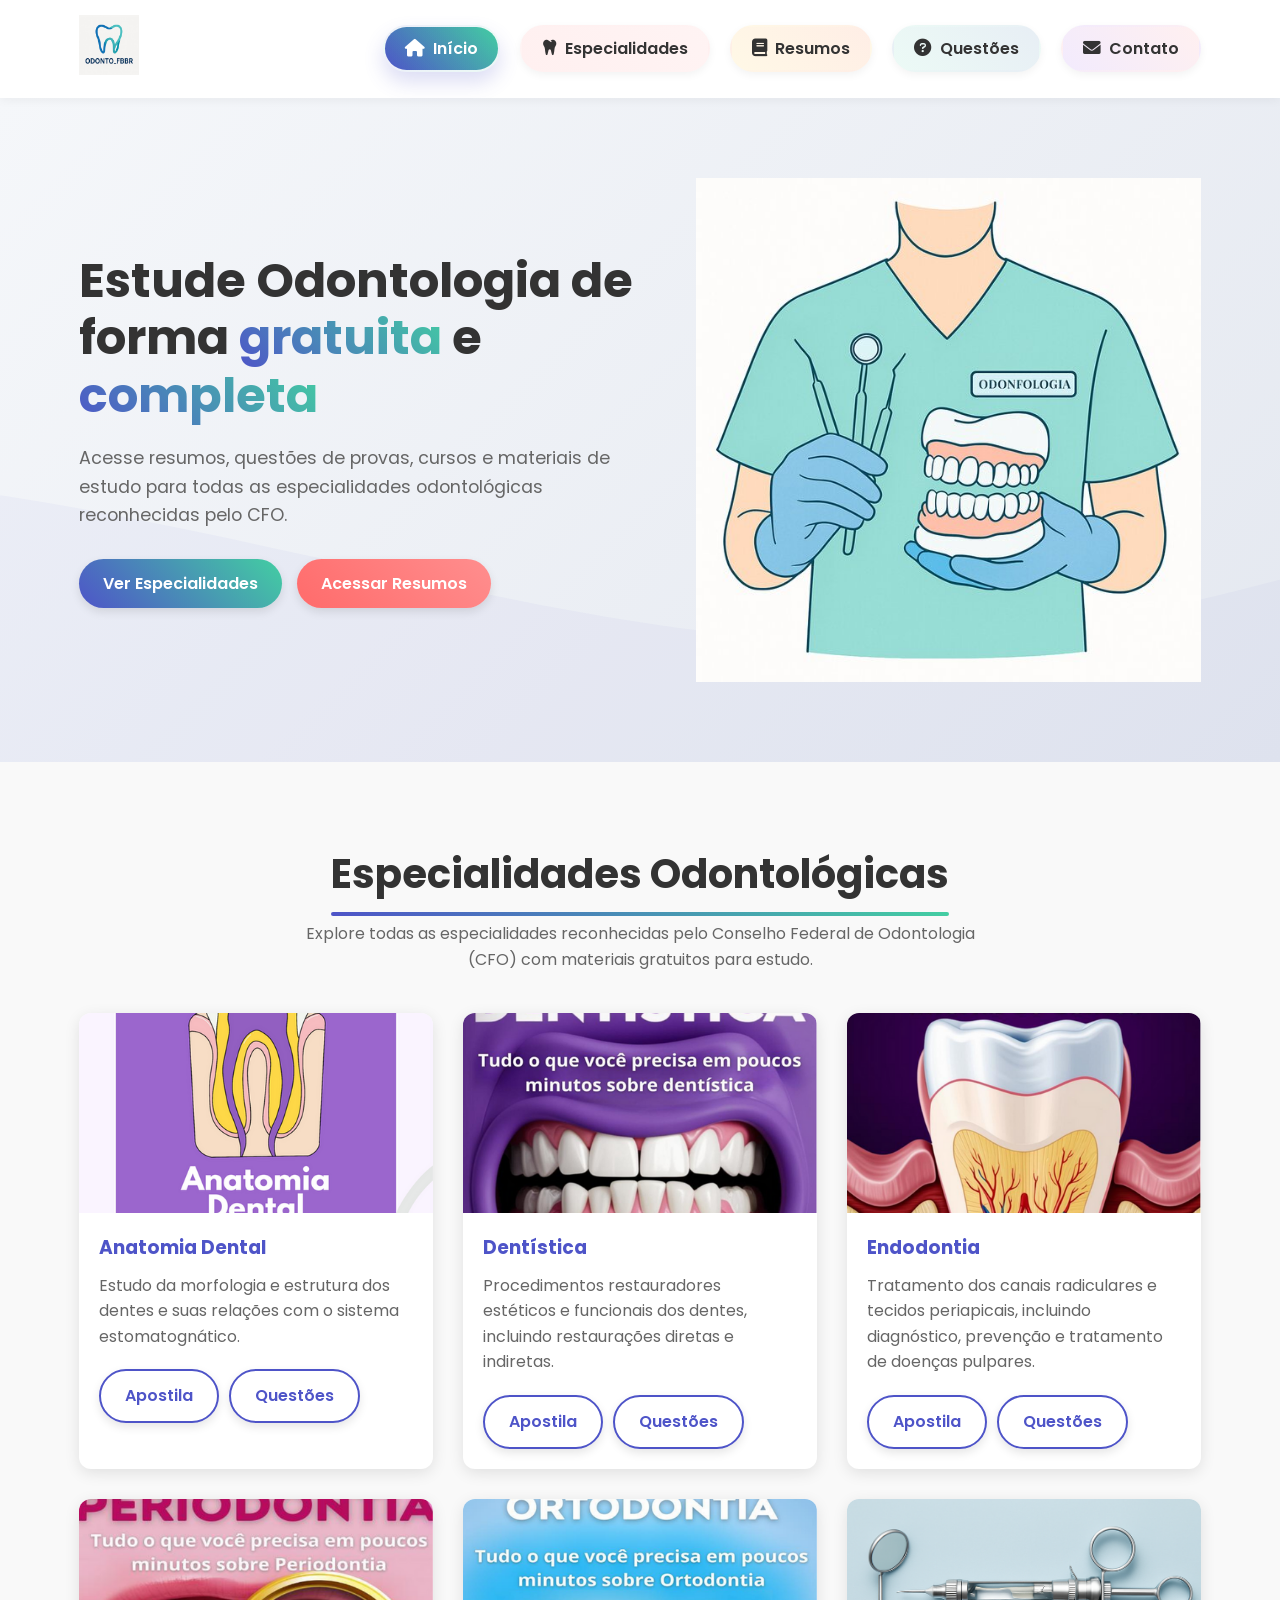
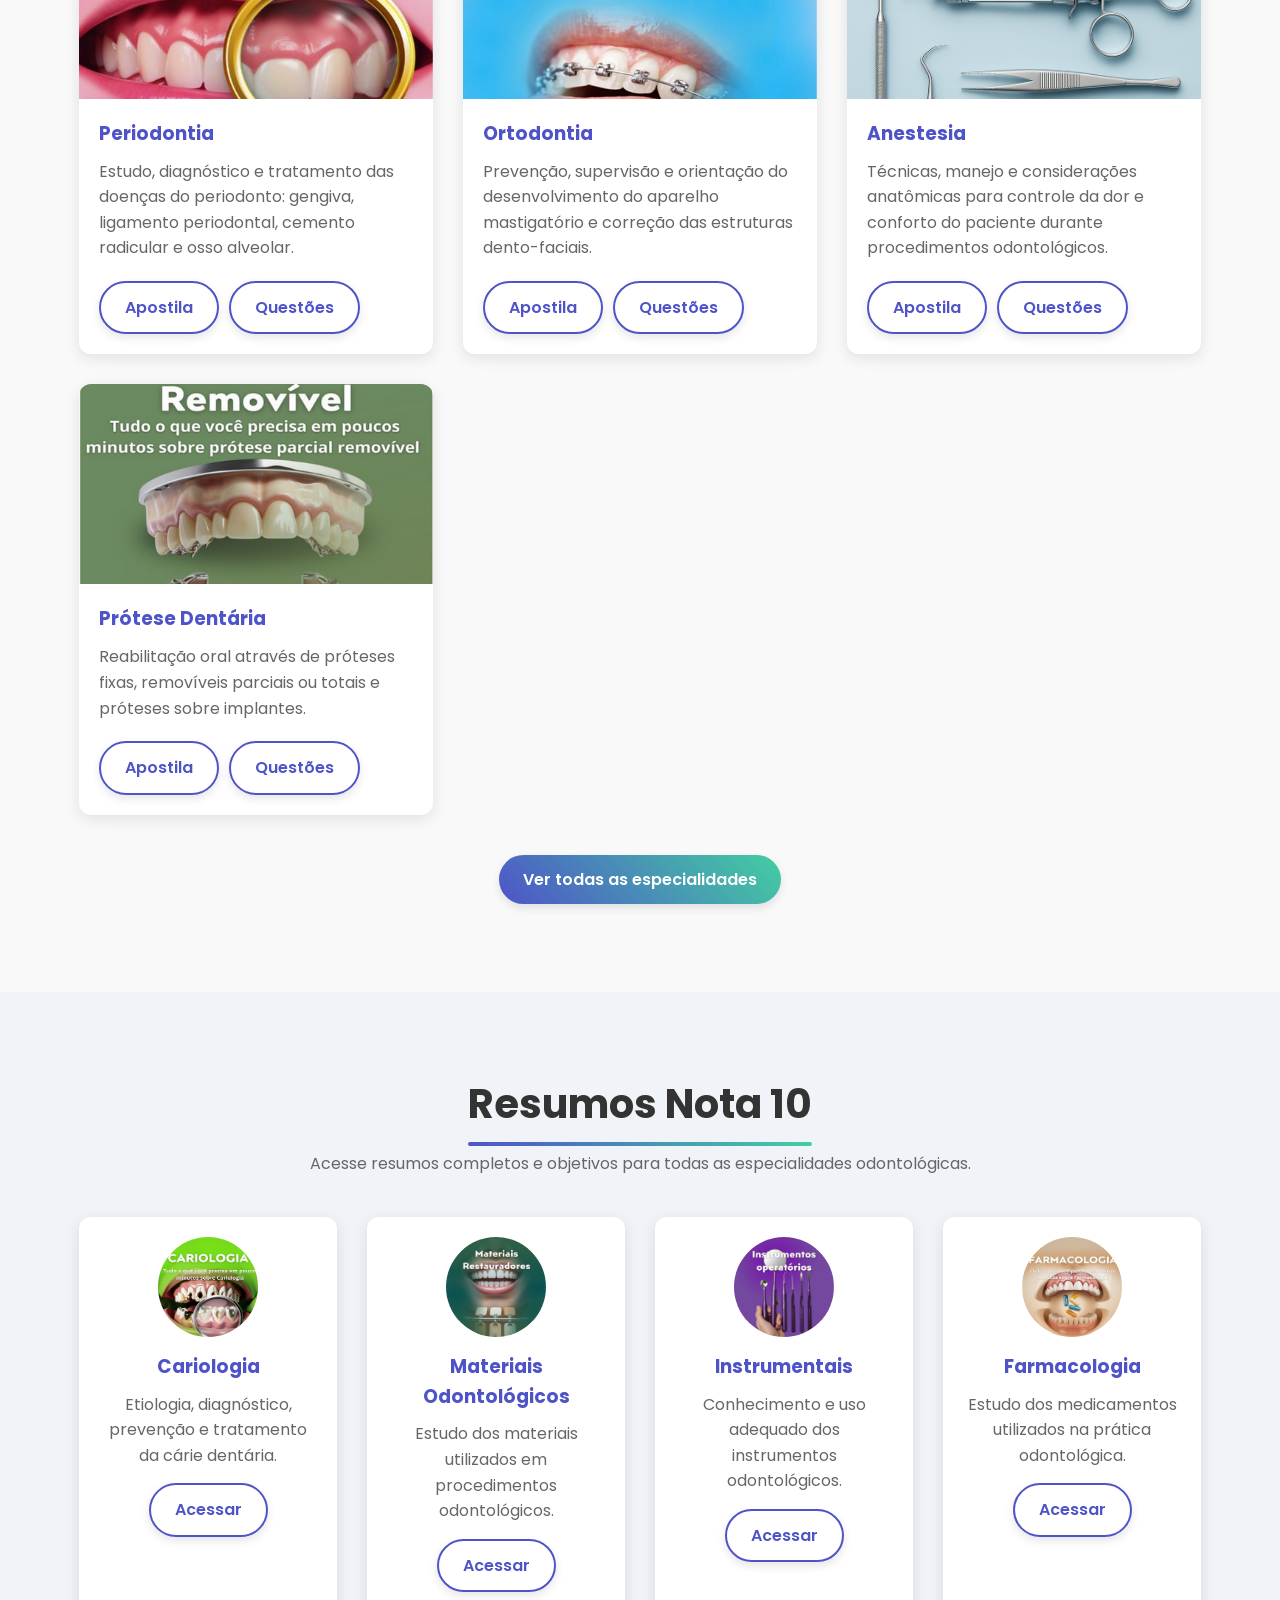
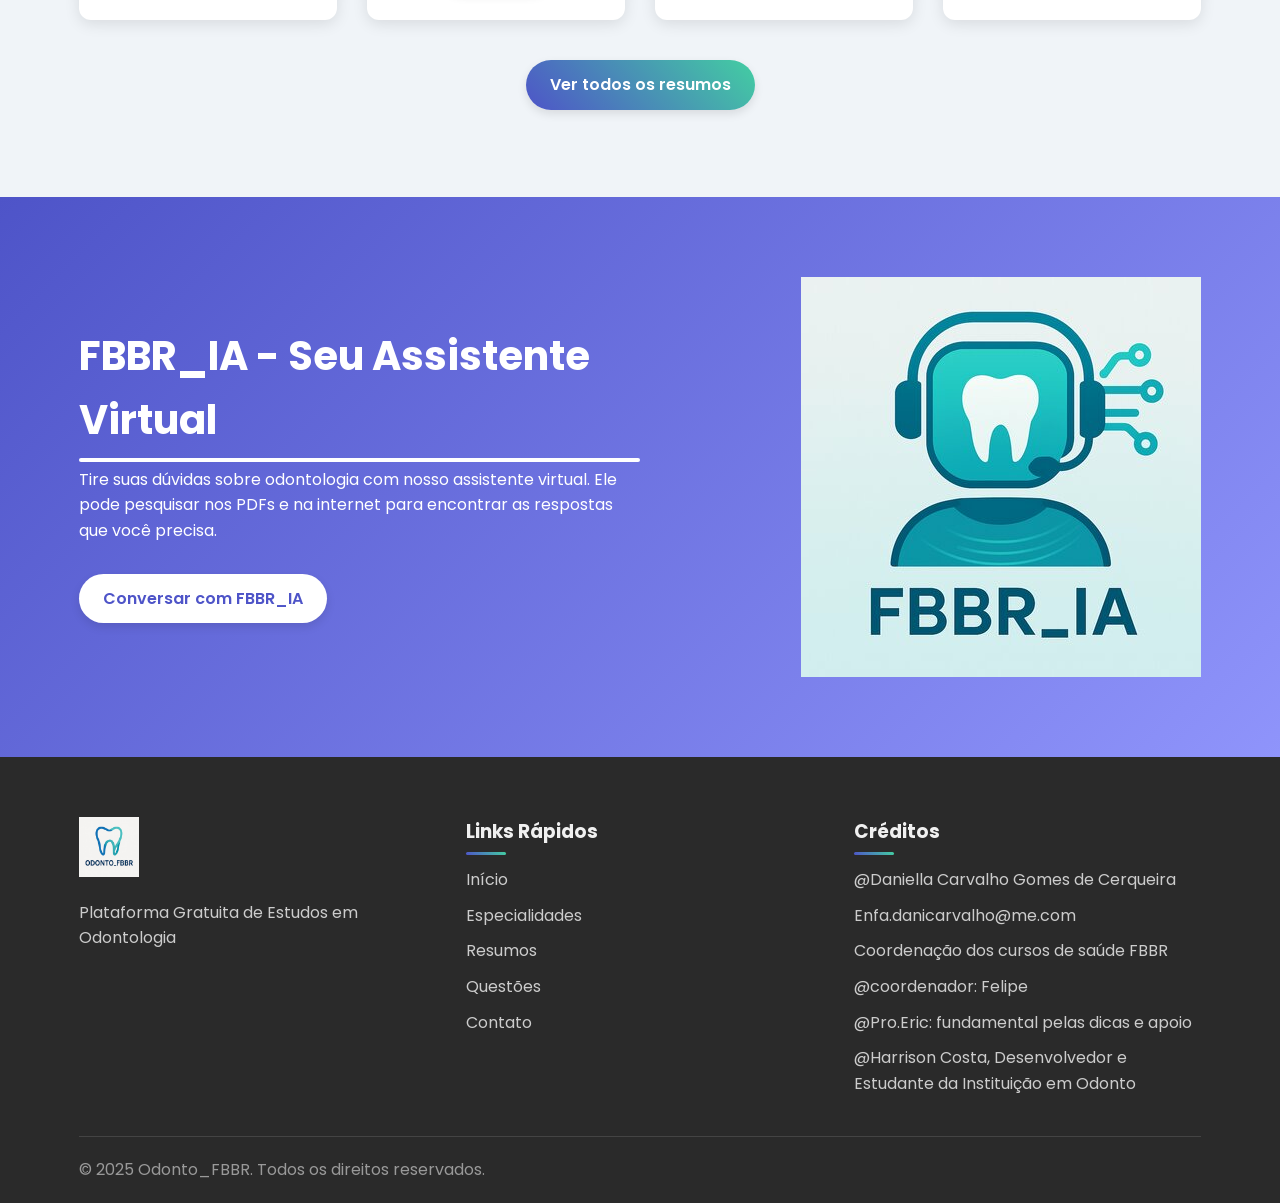
<file: index.html>
<!DOCTYPE html>
<html lang="pt-BR">
<head>
    <meta charset="UTF-8">
    <meta name="viewport" content="width=device-width, initial-scale=1.0">
    <title>Odonto_FBBR - Plataforma de Estudos em Odontologia</title>
    <link rel="stylesheet" href="css/styles.css">
    <link rel="stylesheet" href="https://cdnjs.cloudflare.com/ajax/libs/font-awesome/6.0.0-beta3/css/all.min.css">
    <link href="https://fonts.googleapis.com/css2?family=Poppins:wght@300;400;500;600;700&display=swap" rel="stylesheet">
</head>
<body>
    <header>
        <div class="container">
            <div class="logo">
                <a href="index.html">
                    <img src="images/logo_odonto_fbbr.jpg" alt="Odonto_FBBR Logo">
                </a>
            </div>
            <nav>
                <ul class="menu">
                    <li><a href="index.html" class="active"><i class="fas fa-home"></i>Início</a></li>
                    <li><a href="especialidades.html"><i class="fas fa-tooth"></i>Especialidades</a></li>
                    <li><a href="resumos.html"><i class="fas fa-book"></i>Resumos</a></li>
                    <li><a href="questoes.html"><i class="fas fa-question-circle"></i>Questões</a></li>
                    <li><a href="contato.html"><i class="fas fa-envelope"></i>Contato</a></li>
                </ul>
                <div class="mobile-menu-icon">
                    <i class="fas fa-bars"></i>
                </div>
            </nav>
        </div>
    </header>

    <section class="hero">
        <div class="container">
            <div class="hero-content">
                <h1>Estude Odontologia de forma <span>gratuita</span> e <span>completa</span></h1>
                <p>Acesse resumos, questões de provas, cursos e materiais de estudo para todas as especialidades odontológicas reconhecidas pelo CFO.</p>
                <div class="hero-buttons">
                    <a href="especialidades.html" class="btn btn-primary">Ver Especialidades</a>
                    <a href="resumos.html" class="btn btn-secondary">Acessar Resumos</a>
                </div>
            </div>
            <div class="hero-image">
                <img src="images/hero-image.jpg" alt="Estudante de Odontologia">
            </div>
        </div>
    </section>

    <section class="especialidades">
        <div class="container">
            <h2>Especialidades Odontológicas</h2>
            <p class="section-description">Explore todas as especialidades reconhecidas pelo Conselho Federal de Odontologia (CFO) com materiais gratuitos para estudo.</p>
            
            <div class="cards-grid">
                <!-- Anatomia Dental -->
                <div class="card">
                    <div class="card-image">
                        <img src="images/covers/ANATOMIADENTAL-Introdução-1.png" alt="Anatomia Dental">
                    </div>
                    <div class="card-content">
                        <h3>Anatomia Dental</h3>
                        <p>Estudo da morfologia e estrutura dos dentes e suas relações com o sistema estomatognático.</p>
                        <div class="card-buttons">
                            <a href="visualizador.html?pdf=ANATOMIADENTAL-ResumoCompleto.pdf&title=Anatomia Dental - Resumo Completo" class="btn btn-outline">Apostila</a>
                            <a href="questoes.html#anatomia" class="btn btn-outline">Questões</a>
                        </div>
                    </div>
                </div>
                
                <!-- Dentística -->
                <div class="card">
                    <div class="card-image">
                        <img src="images/covers/Dentisticacompleto-01.png" alt="Dentística">
                    </div>
                    <div class="card-content">
                        <h3>Dentística</h3>
                        <p>Procedimentos restauradores estéticos e funcionais dos dentes, incluindo restaurações diretas e indiretas.</p>
                        <div class="card-buttons">
                            <a href="visualizador.html?pdf=Dentisticacompleto.pdf&title=Dentística Completo" class="btn btn-outline">Apostila</a>
                            <a href="questoes.html#dentistica" class="btn btn-outline">Questões</a>
                        </div>
                    </div>
                </div>
                
                <!-- Endodontia -->
                <div class="card">
                    <div class="card-image">
                        <img src="images/covers/Endodontia-Introduçãoeanatomiainternadosdentes-1.png" alt="Endodontia">
                    </div>
                    <div class="card-content">
                        <h3>Endodontia</h3>
                        <p>Tratamento dos canais radiculares e tecidos periapicais, incluindo diagnóstico, prevenção e tratamento de doenças pulpares.</p>
                        <div class="card-buttons">
                            <a href="visualizador.html?pdf=Endodontia-Introduçãoeanatomiainternadosdentes.pdf&title=Endodontia - Introdução e Anatomia Interna dos Dentes" class="btn btn-outline">Apostila</a>
                            <a href="questoes.html#endodontia" class="btn btn-outline">Questões</a>
                        </div>
                    </div>
                </div>
                
                <!-- Periodontia -->
                <div class="card">
                    <div class="card-image">
                        <img src="images/covers/Periodontia-CompletoNovaClassificação-01.png" alt="Periodontia">
                    </div>
                    <div class="card-content">
                        <h3>Periodontia</h3>
                        <p>Estudo, diagnóstico e tratamento das doenças do periodonto: gengiva, ligamento periodontal, cemento radicular e osso alveolar.</p>
                        <div class="card-buttons">
                            <a href="visualizador.html?pdf=Periodontia-CompletoNovaClassificação.pdf&title=Periodontia - Completo Nova Classificação" class="btn btn-outline">Apostila</a>
                            <a href="questoes.html#periodontia" class="btn btn-outline">Questões</a>
                        </div>
                    </div>
                </div>
                
                <!-- Ortodontia -->
                <div class="card">
                    <div class="card-image">
                        <img src="images/covers/ORTODONTIA-01.png" alt="Ortodontia">
                    </div>
                    <div class="card-content">
                        <h3>Ortodontia</h3>
                        <p>Prevenção, supervisão e orientação do desenvolvimento do aparelho mastigatório e correção das estruturas dento-faciais.</p>
                        <div class="card-buttons">
                            <a href="visualizador.html?pdf=ORTODONTIA.pdf&title=Ortodontia" class="btn btn-outline">Apostila</a>
                            <a href="questoes.html#ortodontia" class="btn btn-outline">Questões</a>
                        </div>
                    </div>
                </div>
                
                <!-- Anestesia -->
                <div class="card">
                    <div class="card-image">
                        <img src="images/covers/anestesia-01.png" alt="Anestesia">
                    </div>
                    <div class="card-content">
                        <h3>Anestesia</h3>
                        <p>Técnicas, manejo e considerações anatômicas para controle da dor e conforto do paciente durante procedimentos odontológicos.</p>
                        <div class="card-buttons">
                            <a href="visualizador.html?pdf=anestesia1.pdf&title=Anestesia - Fundamentos" class="btn btn-outline">Apostila</a>
                            <a href="questoes.html#anestesia" class="btn btn-outline">Questões</a>
                        </div>
                    </div>
                </div>
                
                <!-- Prótese Dentária -->
                <div class="card">
                    <div class="card-image">
                        <img src="images/covers/PÓTESEPARCIALREMOVIVEL-01.png" alt="Prótese Dentária">
                    </div>
                    <div class="card-content">
                        <h3>Prótese Dentária</h3>
                        <p>Reabilitação oral através de próteses fixas, removíveis parciais ou totais e próteses sobre implantes.</p>
                        <div class="card-buttons">
                            <a href="visualizador.html?pdf=PÓTESEPARCIALREMOVIVEL.pdf&title=Prótese Parcial Removível" class="btn btn-outline">Apostila</a>
                            <a href="questoes.html#protese" class="btn btn-outline">Questões</a>
                        </div>
                    </div>
                </div>
            </div>
            
            <div class="section-footer">
                <a href="especialidades.html" class="btn btn-primary">Ver todas as especialidades</a>
            </div>
        </div>
    </section>

    <section class="resumos">
        <div class="container">
            <h2>Resumos Nota 10</h2>
            <p class="section-description">Acesse resumos completos e objetivos para todas as especialidades odontológicas.</p>
            
            <div class="resumos-grid">
                <!-- Cariologia -->
                <div class="resumo-card">
                    <div class="resumo-icon">
                        <img src="images/covers/cariologia-01.png" alt="Cariologia">
                    </div>
                    <div class="resumo-content">
                        <h3>Cariologia</h3>
                        <p>Etiologia, diagnóstico, prevenção e tratamento da cárie dentária.</p>
                        <a href="visualizador.html?pdf=cariologia.pdf&title=Cariologia" class="btn btn-outline">Acessar</a>
                    </div>
                </div>
                
                <!-- Materiais Odontológicos -->
                <div class="resumo-card">
                    <div class="resumo-icon">
                        <img src="images/covers/MATERIAISODONTOLOGICOS-MATERIAISRESTAURADORES-1.png" alt="Materiais Odontológicos">
                    </div>
                    <div class="resumo-content">
                        <h3>Materiais Odontológicos</h3>
                        <p>Estudo dos materiais utilizados em procedimentos odontológicos.</p>
                        <a href="visualizador.html?pdf=MATERIAISODONTOLOGICOS-MATERIAISRESTAURADORES.pdf&title=Materiais Odontológicos - Materiais Restauradores" class="btn btn-outline">Acessar</a>
                    </div>
                </div>
                
                <!-- Instrumentais -->
                <div class="resumo-card">
                    <div class="resumo-icon">
                        <img src="images/covers/instrumentais-1.png" alt="Instrumentais">
                    </div>
                    <div class="resumo-content">
                        <h3>Instrumentais</h3>
                        <p>Conhecimento e uso adequado dos instrumentos odontológicos.</p>
                        <a href="visualizador.html?pdf=instrumentais.pdf&title=Instrumentais" class="btn btn-outline">Acessar</a>
                    </div>
                </div>
                
                <!-- Farmacologia -->
                <div class="resumo-card">
                    <div class="resumo-icon">
                        <img src="images/covers/farmaco-01.png" alt="Farmacologia">
                    </div>
                    <div class="resumo-content">
                        <h3>Farmacologia</h3>
                        <p>Estudo dos medicamentos utilizados na prática odontológica.</p>
                        <a href="visualizador.html?pdf=farmaco.pdf&title=Farmacologia" class="btn btn-outline">Acessar</a>
                    </div>
                </div>
            </div>
            
            <div class="section-footer">
                <a href="resumos.html" class="btn btn-primary">Ver todos os resumos</a>
            </div>
        </div>
    </section>

    <section class="assistente">
        <div class="container">
            <div class="assistente-content">
                <h2>FBBR_IA - Seu Assistente Virtual</h2>
                <p>Tire suas dúvidas sobre odontologia com nosso assistente virtual. Ele pode pesquisar nos PDFs e na internet para encontrar as respostas que você precisa.</p>
                <a href="assistente.html" class="btn btn-primary">Conversar com FBBR_IA</a>
            </div>
            <div class="assistente-image">
                <img src="images/assistente-virtual.jpg" alt="Assistente Virtual FBBR_IA">
            </div>
        </div>
    </section>

    <footer>
        <div class="container">
            <div class="footer-content">
                <div class="footer-logo">
                    <img src="images/logo_odonto_fbbr.jpg" alt="Odonto_FBBR Logo">
                    <p>Plataforma Gratuita de Estudos em Odontologia</p>
                </div>
                
                <div class="footer-links">
                    <h3>Links Rápidos</h3>
                    <ul>
                        <li><a href="index.html">Início</a></li>
                        <li><a href="especialidades.html">Especialidades</a></li>
                        <li><a href="resumos.html">Resumos</a></li>
                        <li><a href="questoes.html">Questões</a></li>
                        <li><a href="contato.html">Contato</a></li>
                    </ul>
                </div>
                
                <div class="footer-credits">
                    <h3>Créditos</h3>
                    <ul>
                        <li>@Daniella Carvalho Gomes de Cerqueira</li>
                        <li>Enfa.danicarvalho@me.com</li>
                        <li>Coordenação dos cursos de saúde FBBR</li>
                        <li>@coordenador: Felipe</li>
                        <li>@Pro.Eric: fundamental pelas dicas e apoio</li>
                        <li>@Harrison Costa, Desenvolvedor e Estudante da Instituição em Odonto</li>
                    </ul>
                </div>
            </div>
            
            <div class="footer-bottom">
                <p>&copy; 2025 Odonto_FBBR. Todos os direitos reservados.</p>
                <a href="#" class="back-to-top">
                    <i class="fas fa-arrow-up"></i> Voltar ao topo
                </a>
            </div>
        </div>
    </footer>

    <script src="js/script.js"></script>
</body>
</html>
</file>
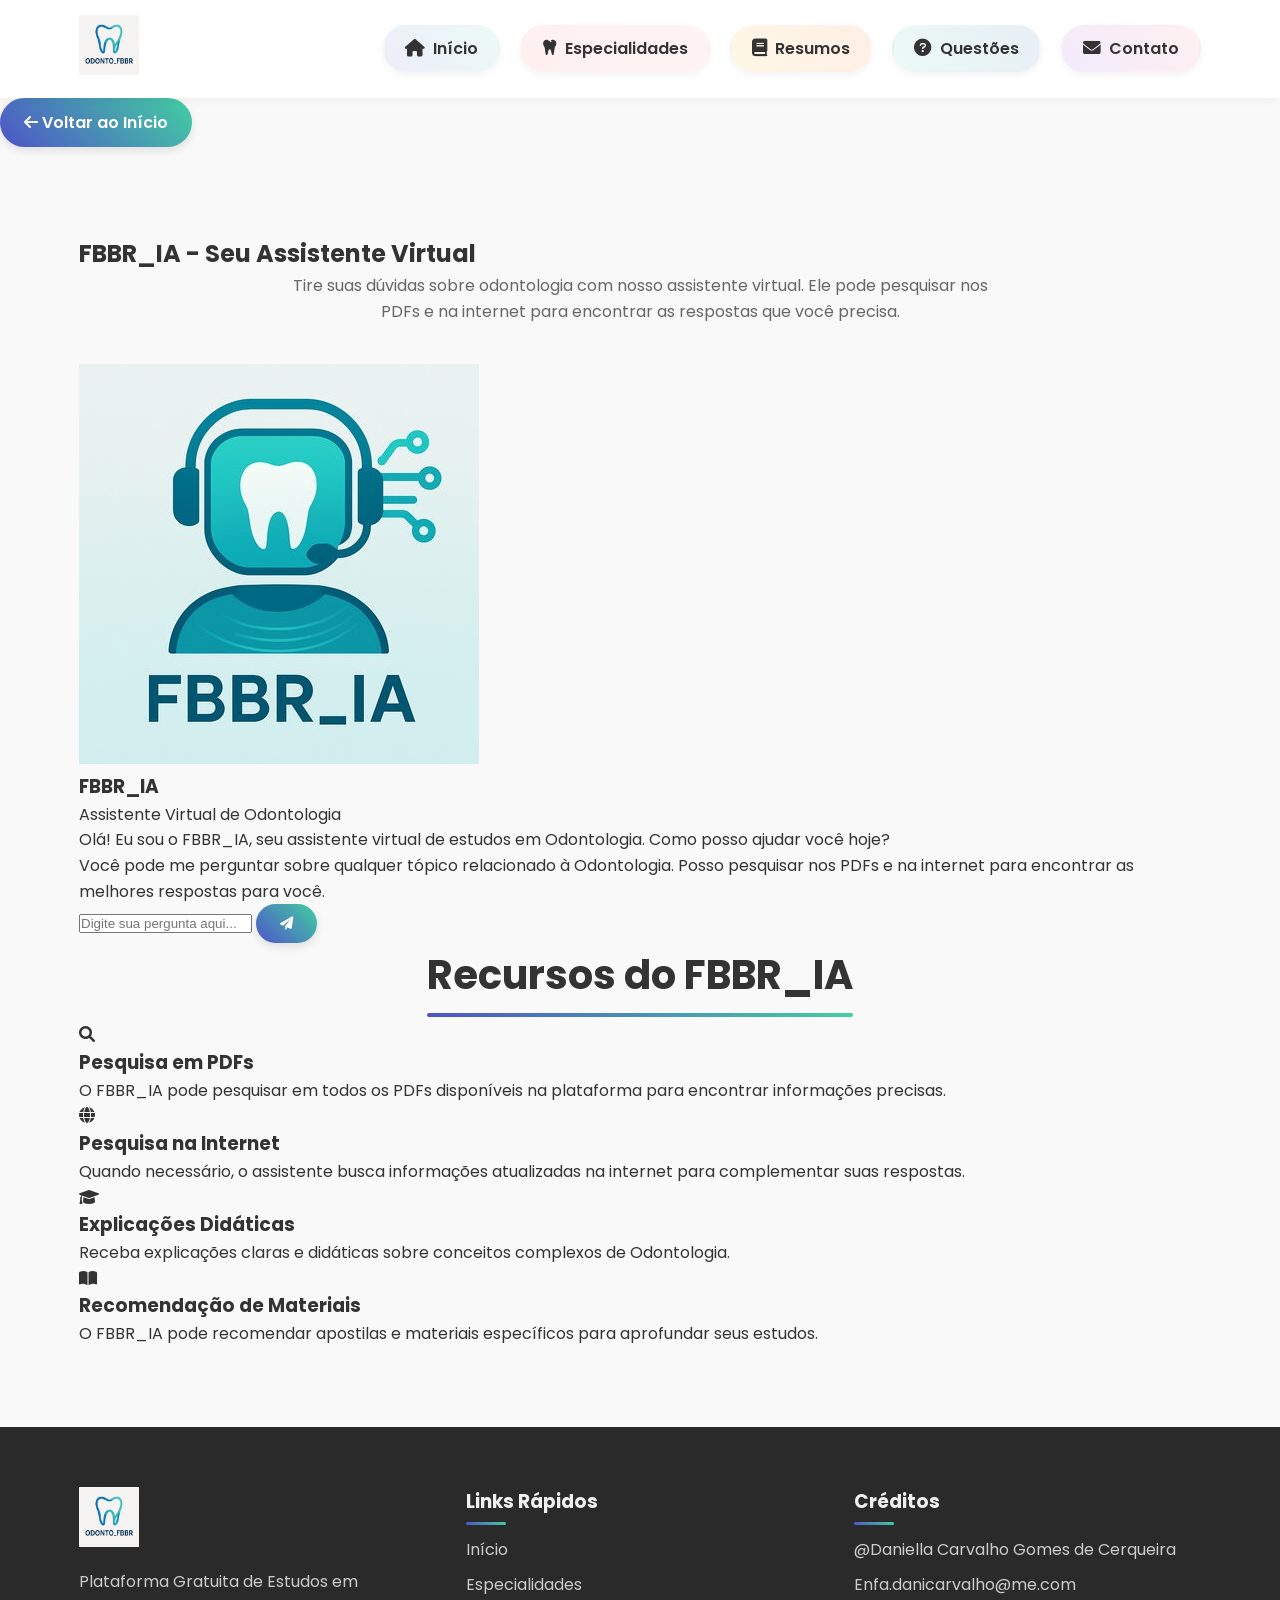
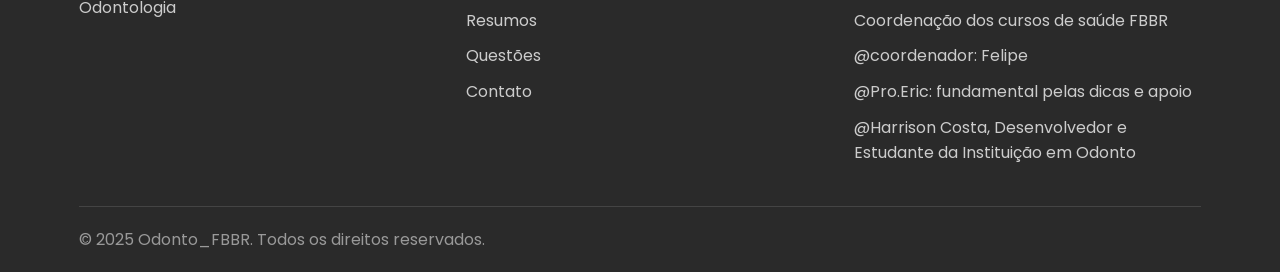
<file: assistente.html>
<!DOCTYPE html>
<html lang="pt-BR">
<head>
    <meta charset="UTF-8">
    <meta name="viewport" content="width=device-width, initial-scale=1.0">
    <title>Assistente Virtual | Odonto_FBBR</title>
    <link rel="stylesheet" href="css/styles.css">
    <link rel="stylesheet" href="https://cdnjs.cloudflare.com/ajax/libs/font-awesome/6.0.0-beta3/css/all.min.css">
    <link href="https://fonts.googleapis.com/css2?family=Poppins:wght@300;400;500;600;700&display=swap" rel="stylesheet">
</head>
<body>
    <header>
        <div class="container">
            <div class="logo">
                <a href="index.html">
                    <img src="images/logo_odonto_fbbr.jpg" alt="Odonto_FBBR Logo">
                </a>
            </div>
            <nav>
                <ul class="menu">
                    <li><a href="index.html"><i class="fas fa-home"></i>Início</a></li>
                    <li><a href="especialidades.html"><i class="fas fa-tooth"></i>Especialidades</a></li>
                    <li><a href="resumos.html"><i class="fas fa-book"></i>Resumos</a></li>
                    <li><a href="questoes.html"><i class="fas fa-question-circle"></i>Questões</a></li>
                    <li><a href="contato.html"><i class="fas fa-envelope"></i>Contato</a></li>
                </ul>
                <div class="mobile-menu-icon">
                    <i class="fas fa-bars"></i>
                </div>
            </nav>
        </div>
    </header>

    <main>
        <a href="index.html" class="btn btn-primary return-button">
            <i class="fas fa-arrow-left"></i> Voltar ao Início
        </a>
        
        <section class="assistente-page">
            <div class="container">
                <h1>FBBR_IA - Seu Assistente Virtual</h1>
                <p class="section-description">Tire suas dúvidas sobre odontologia com nosso assistente virtual. Ele pode pesquisar nos PDFs e na internet para encontrar as respostas que você precisa.</p>
                
                <div class="assistente-chat">
                    <div class="assistente-header">
                        <div class="assistente-avatar">
                            <img src="images/assistente-virtual.jpg" alt="FBBR_IA">
                        </div>
                        <div class="assistente-info">
                            <h3>FBBR_IA</h3>
                            <p>Assistente Virtual de Odontologia</p>
                        </div>
                    </div>
                    
                    <div class="chat-messages" id="chat-messages">
                        <div class="message bot">
                            <div class="message-content">
                                <p>Olá! Eu sou o FBBR_IA, seu assistente virtual de estudos em Odontologia. Como posso ajudar você hoje?</p>
                            </div>
                        </div>
                        <div class="message bot">
                            <div class="message-content">
                                <p>Você pode me perguntar sobre qualquer tópico relacionado à Odontologia. Posso pesquisar nos PDFs e na internet para encontrar as melhores respostas para você.</p>
                            </div>
                        </div>
                    </div>
                    
                    <div class="chat-input">
                        <input type="text" id="user-input" placeholder="Digite sua pergunta aqui...">
                        <button id="send-button" class="btn btn-primary">
                            <i class="fas fa-paper-plane"></i>
                        </button>
                    </div>
                </div>
                
                <div class="assistente-features">
                    <h2>Recursos do FBBR_IA</h2>
                    <div class="features-grid">
                        <div class="feature-card">
                            <div class="feature-icon">
                                <i class="fas fa-search"></i>
                            </div>
                            <h3>Pesquisa em PDFs</h3>
                            <p>O FBBR_IA pode pesquisar em todos os PDFs disponíveis na plataforma para encontrar informações precisas.</p>
                        </div>
                        
                        <div class="feature-card">
                            <div class="feature-icon">
                                <i class="fas fa-globe"></i>
                            </div>
                            <h3>Pesquisa na Internet</h3>
                            <p>Quando necessário, o assistente busca informações atualizadas na internet para complementar suas respostas.</p>
                        </div>
                        
                        <div class="feature-card">
                            <div class="feature-icon">
                                <i class="fas fa-graduation-cap"></i>
                            </div>
                            <h3>Explicações Didáticas</h3>
                            <p>Receba explicações claras e didáticas sobre conceitos complexos de Odontologia.</p>
                        </div>
                        
                        <div class="feature-card">
                            <div class="feature-icon">
                                <i class="fas fa-book-open"></i>
                            </div>
                            <h3>Recomendação de Materiais</h3>
                            <p>O FBBR_IA pode recomendar apostilas e materiais específicos para aprofundar seus estudos.</p>
                        </div>
                    </div>
                </div>
            </div>
        </section>
    </main>

    <footer>
        <div class="container">
            <div class="footer-content">
                <div class="footer-logo">
                    <img src="images/logo_odonto_fbbr.jpg" alt="Odonto_FBBR Logo">
                    <p>Plataforma Gratuita de Estudos em Odontologia</p>
                </div>
                
                <div class="footer-links">
                    <h3>Links Rápidos</h3>
                    <ul>
                        <li><a href="index.html">Início</a></li>
                        <li><a href="especialidades.html">Especialidades</a></li>
                        <li><a href="resumos.html">Resumos</a></li>
                        <li><a href="questoes.html">Questões</a></li>
                        <li><a href="contato.html">Contato</a></li>
                    </ul>
                </div>
                
                <div class="footer-credits">
                    <h3>Créditos</h3>
                    <ul>
                        <li>@Daniella Carvalho Gomes de Cerqueira</li>
                        <li>Enfa.danicarvalho@me.com</li>
                        <li>Coordenação dos cursos de saúde FBBR</li>
                        <li>@coordenador: Felipe</li>
                        <li>@Pro.Eric: fundamental pelas dicas e apoio</li>
                        <li>@Harrison Costa, Desenvolvedor e Estudante da Instituição em Odonto</li>
                    </ul>
                </div>
            </div>
            
            <div class="footer-bottom">
                <p>&copy; 2025 Odonto_FBBR. Todos os direitos reservados.</p>
                <a href="#" class="back-to-top">
                    <i class="fas fa-arrow-up"></i> Voltar ao topo
                </a>
            </div>
        </div>
    </footer>

    <script src="js/script.js"></script>
</body>
</html>
</file>
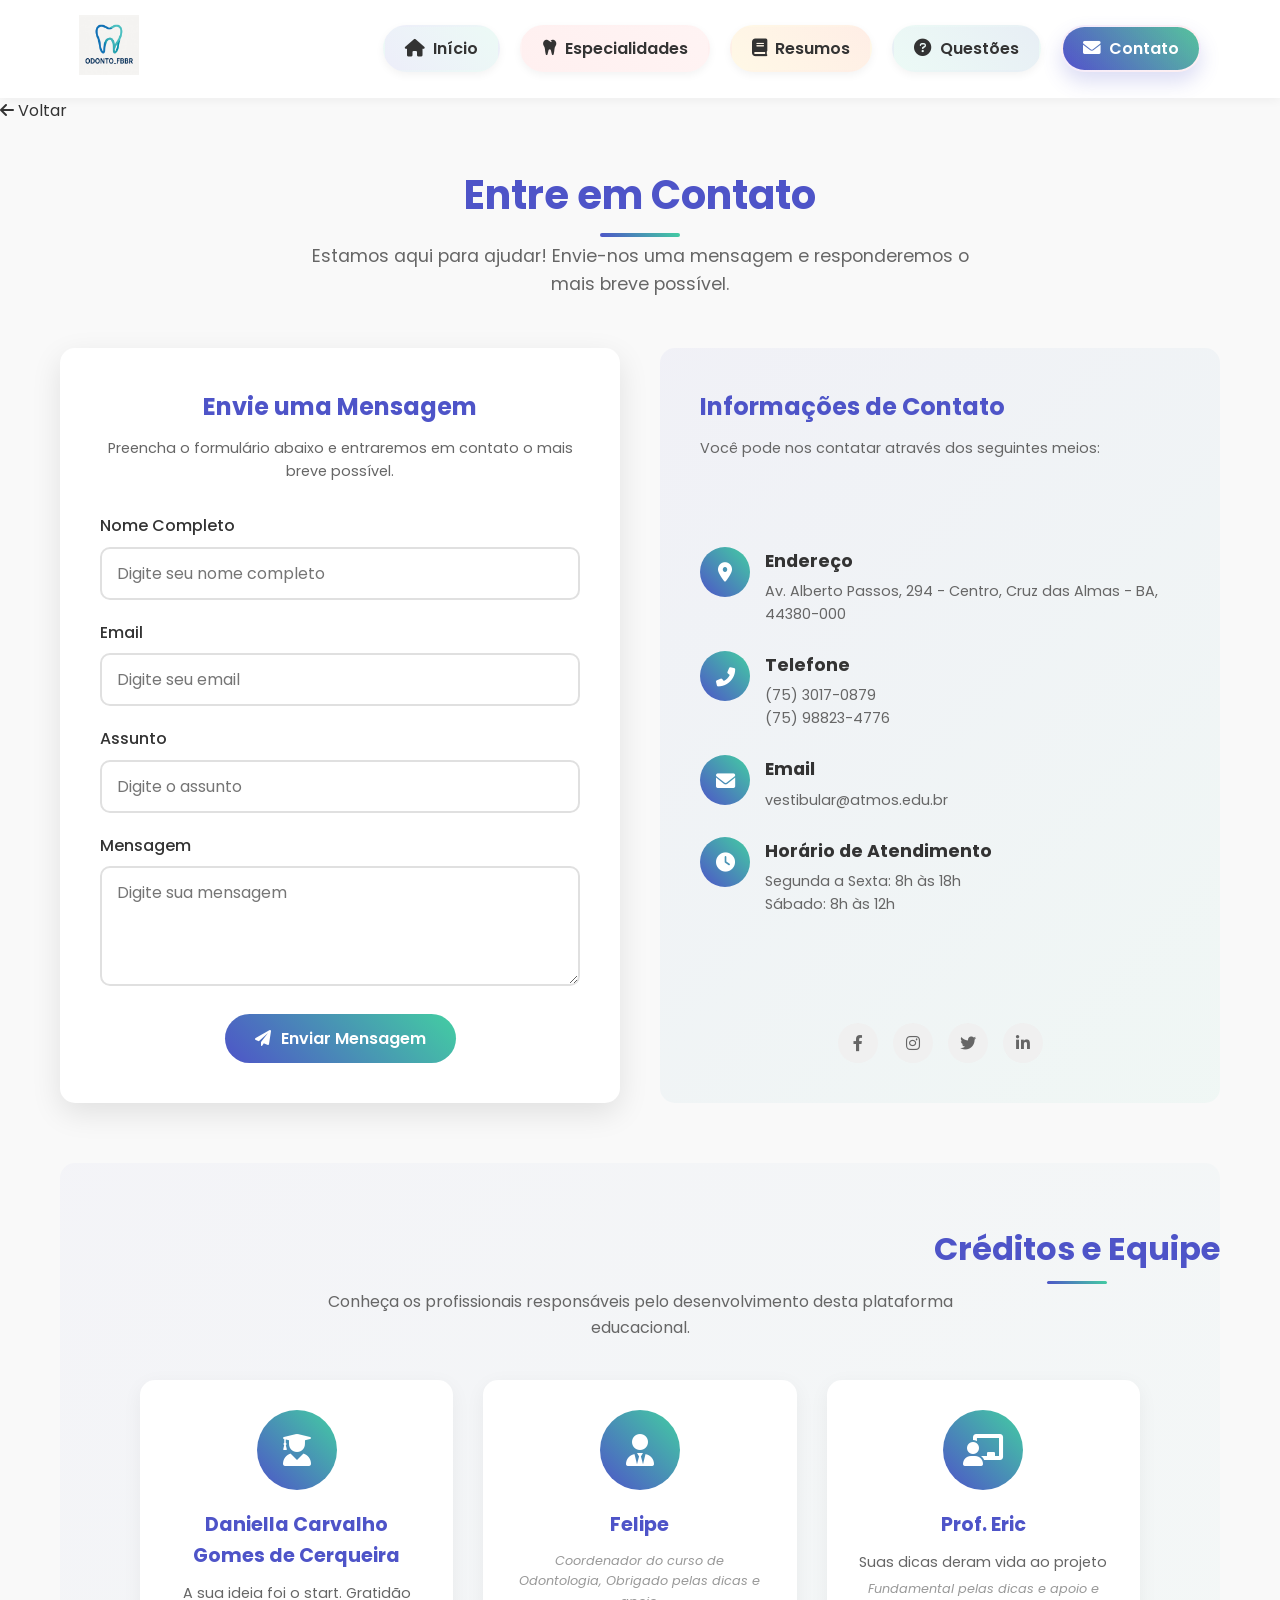
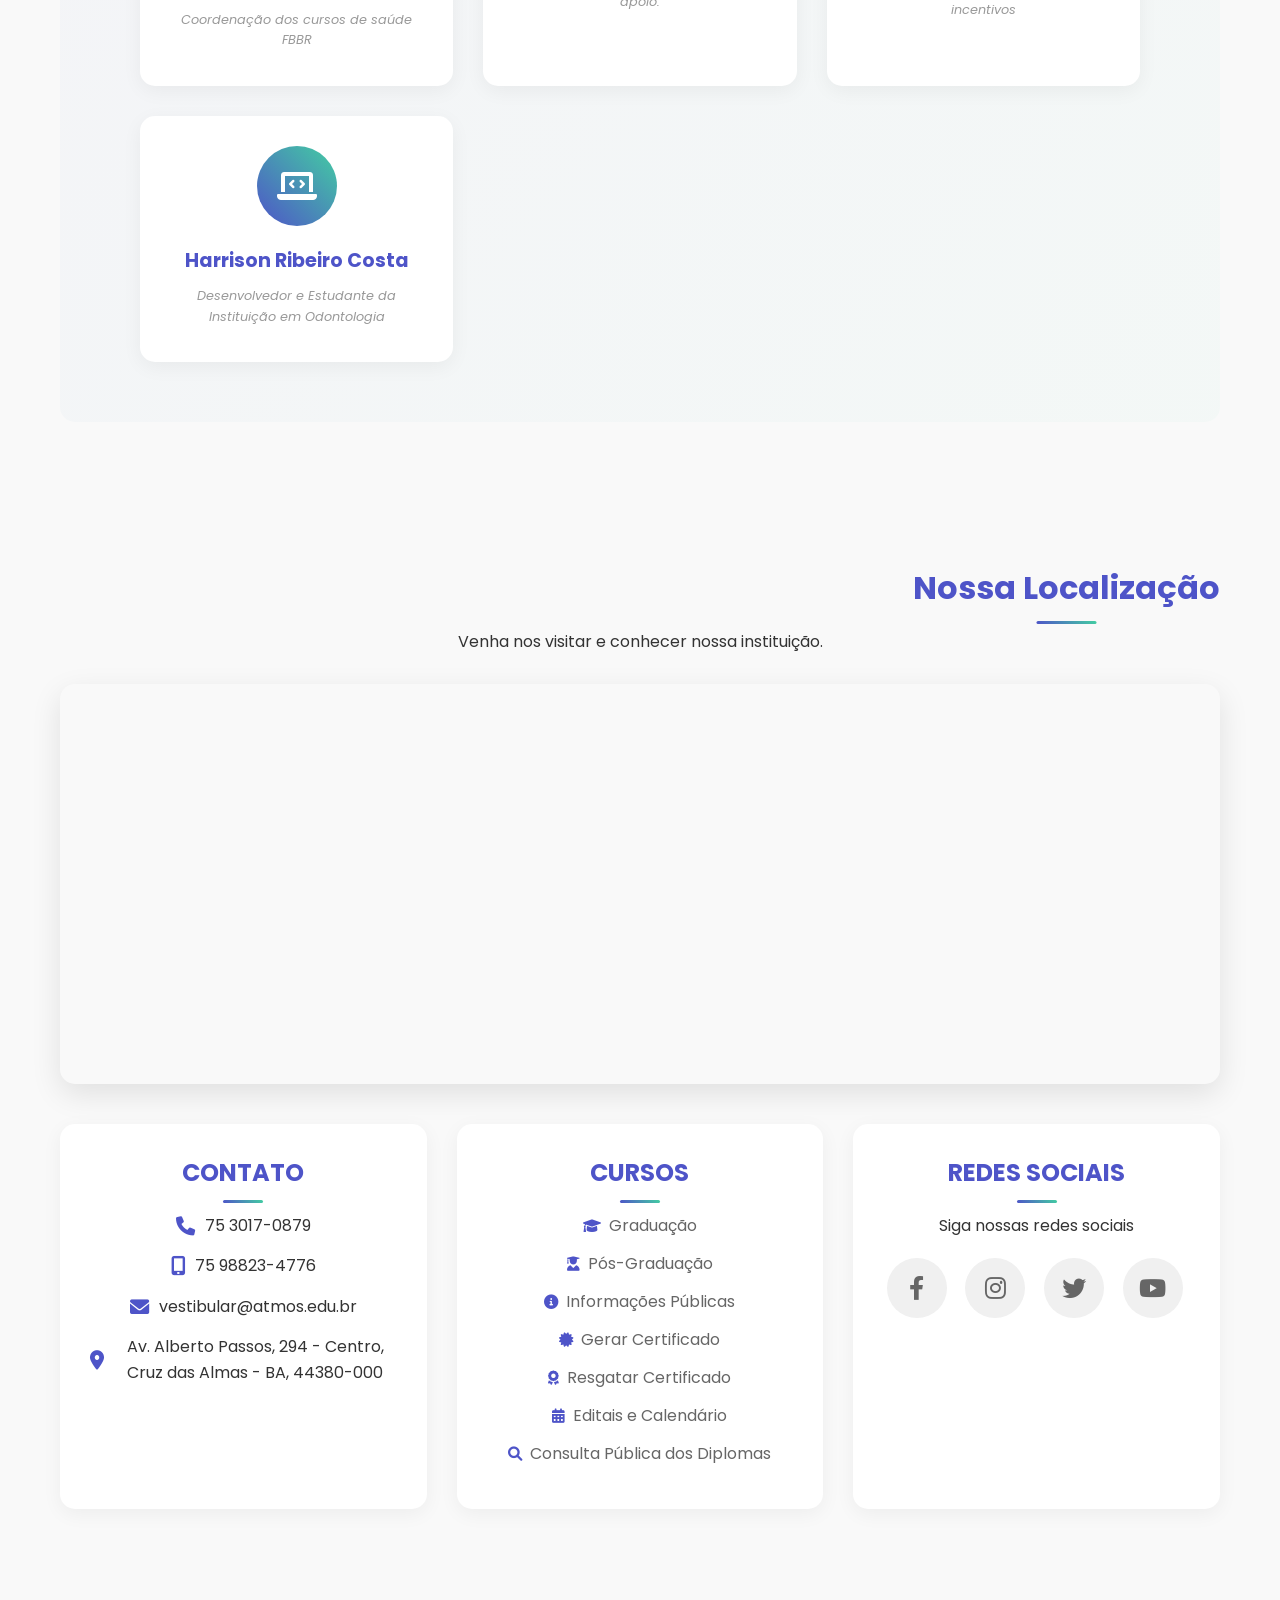
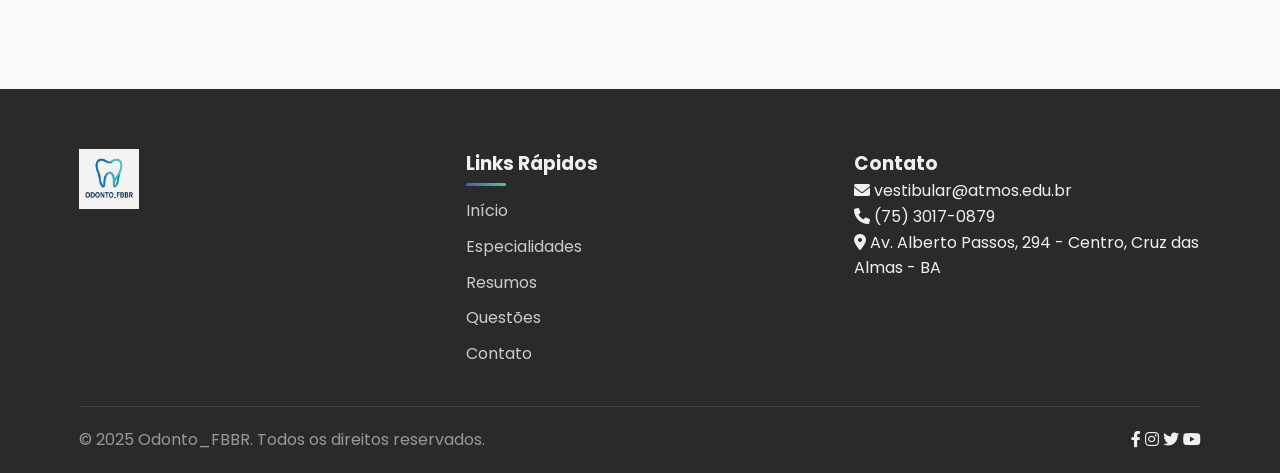
<file: contato.html>
<!DOCTYPE html>
<html lang="pt-BR">
<head>
    <meta charset="UTF-8">
    <meta name="viewport" content="width=device-width, initial-scale=1.0">
    <title>Contato | Odonto_FBBR</title>
    <link rel="stylesheet" href="css/styles.css">
    <link rel="stylesheet" href="https://cdnjs.cloudflare.com/ajax/libs/font-awesome/6.0.0-beta3/css/all.min.css">
    <link href="https://fonts.googleapis.com/css2?family=Poppins:wght@300;400;500;600;700&display=swap" rel="stylesheet">
    <style>
        /* Estilos específicos para a página de contato */
        .contato-page {
            padding: 40px 0;
        }
        
        .contato-container {
            max-width: 1200px;
            margin: 0 auto;
            padding: 0 20px;
        }
        
        .contato-header {
            text-align: center;
            margin-bottom: 50px;
        }
        
        .contato-header h1 {
            color: var(--primary-color);
            font-size: 2.5rem;
            margin-bottom: 15px;
            position: relative;
            display: inline-block;
        }
        
        .contato-header h1::after {
            content: '';
            position: absolute;
            bottom: -10px;
            left: 50%;
            transform: translateX(-50%);
            width: 80px;
            height: 4px;
            background: linear-gradient(45deg, var(--primary-color), var(--secondary-color));
            border-radius: 10px;
        }
        
        .contato-header p {
            color: #666;
            font-size: 1.1rem;
            max-width: 700px;
            margin: 0 auto;
        }
        
        .contato-grid {
            display: grid;
            grid-template-columns: 1fr 1fr;
            gap: 40px;
            margin-bottom: 60px;
        }
        
        .contato-form-container {
            background-color: #fff;
            border-radius: 15px;
            box-shadow: 0 10px 30px rgba(0, 0, 0, 0.1);
            padding: 40px;
            transition: transform 0.3s ease;
        }
        
        .contato-form-container:hover {
            transform: translateY(-5px);
        }
        
        .contato-form-header {
            margin-bottom: 30px;
            text-align: center;
        }
        
        .contato-form-header h3 {
            color: var(--primary-color);
            font-size: 1.5rem;
            margin-bottom: 10px;
        }
        
        .contato-form-header p {
            color: #666;
            font-size: 0.9rem;
        }
        
        .form-group {
            margin-bottom: 20px;
        }
        
        .form-group label {
            display: block;
            margin-bottom: 8px;
            font-weight: 500;
            color: #333;
        }
        
        .form-group input,
        .form-group textarea {
            width: 100%;
            padding: 12px 15px;
            border: 2px solid #e0e0e0;
            border-radius: 10px;
            font-family: 'Poppins', sans-serif;
            font-size: 1rem;
            transition: all 0.3s ease;
        }
        
        .form-group input:focus,
        .form-group textarea:focus {
            border-color: var(--primary-color);
            box-shadow: 0 0 0 3px rgba(78, 84, 200, 0.1);
            outline: none;
        }
        
        .form-group textarea {
            resize: vertical;
            min-height: 120px;
        }
        
        .form-submit {
            text-align: center;
        }
        
        .btn-submit {
            background: linear-gradient(45deg, var(--primary-color), var(--secondary-color));
            color: white;
            border: none;
            border-radius: 50px;
            padding: 12px 30px;
            font-family: 'Poppins', sans-serif;
            font-weight: 600;
            font-size: 1rem;
            cursor: pointer;
            transition: all 0.3s ease;
            display: inline-flex;
            align-items: center;
            gap: 10px;
        }
        
        .btn-submit:hover {
            transform: translateY(-3px);
            box-shadow: 0 10px 20px rgba(78, 84, 200, 0.2);
        }
        
        .contato-info-container {
            background: linear-gradient(135deg, rgba(78, 84, 200, 0.05) 0%, rgba(67, 206, 162, 0.05) 100%);
            border-radius: 15px;
            padding: 40px;
            display: flex;
            flex-direction: column;
            justify-content: space-between;
        }
        
        .contato-info-header {
            margin-bottom: 30px;
        }
        
        .contato-info-header h3 {
            color: var(--primary-color);
            font-size: 1.5rem;
            margin-bottom: 10px;
        }
        
        .contato-info-header p {
            color: #666;
            font-size: 0.9rem;
        }
        
        .info-items {
            display: grid;
            grid-template-columns: 1fr;
            gap: 25px;
            margin-bottom: 30px;
        }
        
        .info-item {
            display: flex;
            align-items: flex-start;
            gap: 15px;
        }
        
        .info-icon {
            width: 50px;
            height: 50px;
            background: linear-gradient(45deg, var(--primary-color), var(--secondary-color));
            border-radius: 50%;
            display: flex;
            align-items: center;
            justify-content: center;
            flex-shrink: 0;
        }
        
        .info-icon i {
            color: white;
            font-size: 1.2rem;
        }
        
        .info-content h4 {
            color: #333;
            margin: 0 0 5px;
            font-size: 1.1rem;
        }
        
        .info-content p {
            color: #666;
            margin: 0;
            font-size: 0.9rem;
        }
        
        .social-links {
            display: flex;
            gap: 15px;
            margin-top: 20px;
            justify-content: center;
        }
        
        .social-link {
            width: 40px;
            height: 40px;
            border-radius: 50%;
            background-color: #f0f0f0;
            display: flex;
            align-items: center;
            justify-content: center;
            color: #666;
            transition: all 0.3s ease;
        }
        
        .social-link:hover {
            background: linear-gradient(45deg, var(--primary-color), var(--secondary-color));
            color: white;
            transform: translateY(-3px);
        }
        
        /* Seção de créditos */
        .creditos-section {
            background: linear-gradient(135deg, rgba(78, 84, 200, 0.03) 0%, rgba(67, 206, 162, 0.03) 100%);
            padding: 60px 0;
            border-radius: 15px;
            margin-bottom: 60px;
            text-align: center;
        }
        
        .creditos-header {
            text-align: center;
            margin-bottom: 40px;
        }
        
        .creditos-header h2 {
            color: var(--primary-color);
            font-size: 2rem;
            margin-bottom: 15px;
            position: relative;
            display: inline-block;
        }
        
        .creditos-header h2::after {
            content: '';
            position: absolute;
            bottom: -10px;
            left: 50%;
            transform: translateX(-50%);
            width: 60px;
            height: 3px;
            background: linear-gradient(45deg, var(--primary-color), var(--secondary-color));
            border-radius: 10px;
        }
        
        .creditos-header p {
            color: #666;
            max-width: 700px;
            margin: 0 auto;
        }
        
        .creditos-grid {
            display: grid;
            grid-template-columns: repeat(auto-fit, minmax(250px, 1fr));
            gap: 30px;
            max-width: 1000px;
            margin: 0 auto;
        }
        
        .credito-card {
            background-color: white;
            border-radius: 15px;
            padding: 30px;
            text-align: center;
            box-shadow: 0 5px 20px rgba(0, 0, 0, 0.05);
            transition: all 0.3s ease;
        }
        
        .credito-card:hover {
            transform: translateY(-5px);
            box-shadow: 0 10px 25px rgba(0, 0, 0, 0.1);
        }
        
        .credito-avatar {
            width: 80px;
            height: 80px;
            border-radius: 50%;
            background: linear-gradient(45deg, var(--primary-color), var(--secondary-color));
            display: flex;
            align-items: center;
            justify-content: center;
            margin: 0 auto 20px;
        }
        
        .credito-avatar i {
            color: white;
            font-size: 2rem;
        }
        
        .credito-card h3 {
            color: var(--primary-color);
            font-size: 1.2rem;
            margin-bottom: 10px;
        }
        
        .credito-card p {
            color: #666;
            font-size: 0.9rem;
            margin: 0 0 5px;
        }
        
        .credito-card .cargo {
            color: #999;
            font-size: 0.8rem;
            font-style: italic;
        }
        
        /* Mapa e Contato */
        .mapa-section {
            margin-bottom: 60px;
            text-align: center;
        }
        
        .mapa-header {
            text-align: center;
            margin-bottom: 30px;
        }
        
        .mapa-header h2 {
            color: var(--primary-color);
            font-size: 2rem;
            margin-bottom: 15px;
            position: relative;
            display: inline-block;
        }
        
        .mapa-header h2::after {
            content: '';
            position: absolute;
            bottom: -10px;
            left: 50%;
            transform: translateX(-50%);
            width: 60px;
            height: 3px;
            background: linear-gradient(45deg, var(--primary-color), var(--secondary-color));
            border-radius: 10px;
        }
        
        .mapa-container {
            border-radius: 15px;
            overflow: hidden;
            box-shadow: 0 10px 30px rgba(0, 0, 0, 0.1);
            height: 400px;
            margin-bottom: 40px;
        }
        
        .mapa-placeholder {
            width: 100%;
            height: 100%;
            background-color: #f0f0f0;
            display: flex;
            align-items: center;
            justify-content: center;
            color: #666;
            font-size: 1.2rem;
        }
        
        .contato-detalhes {
            display: grid;
            grid-template-columns: repeat(auto-fit, minmax(300px, 1fr));
            gap: 30px;
            margin-top: 40px;
        }
        
        .contato-bloco {
            background-color: white;
            border-radius: 15px;
            padding: 30px;
            box-shadow: 0 5px 20px rgba(0, 0, 0, 0.05);
            text-align: center;
        }
        
        .contato-bloco h3 {
            color: var(--primary-color);
            font-size: 1.5rem;
            margin-bottom: 20px;
            position: relative;
            display: inline-block;
        }
        
        .contato-bloco h3::after {
            content: '';
            position: absolute;
            bottom: -10px;
            left: 50%;
            transform: translateX(-50%);
            width: 40px;
            height: 3px;
            background: linear-gradient(45deg, var(--primary-color), var(--secondary-color));
            border-radius: 10px;
        }
        
        .contato-info-list {
            list-style: none;
            padding: 0;
            margin: 0;
        }
        
        .contato-info-list li {
            margin-bottom: 15px;
            display: flex;
            align-items: center;
            justify-content: center;
            gap: 10px;
        }
        
        .contato-info-list li i {
            color: var(--primary-color);
            font-size: 1.2rem;
        }
        
        .cursos-list {
            list-style: none;
            padding: 0;
            margin: 0;
        }
        
        .cursos-list li {
            margin-bottom: 12px;
        }
        
        .cursos-list li a {
            color: #666;
            text-decoration: none;
            transition: all 0.3s ease;
            display: inline-flex;
            align-items: center;
            gap: 8px;
        }
        
        .cursos-list li a:hover {
            color: var(--primary-color);
            transform: translateX(5px);
        }
        
        .cursos-list li a i {
            color: var(--primary-color);
            font-size: 0.9rem;
        }
        
        .social-header {
            margin-bottom: 20px;
        }
        
        .social-grid {
            display: grid;
            grid-template-columns: repeat(4, 1fr);
            gap: 15px;
            max-width: 300px;
            margin: 0 auto;
        }
        
        .social-item {
            width: 60px;
            height: 60px;
            border-radius: 50%;
            background-color: #f0f0f0;
            display: flex;
            align-items: center;
            justify-content: center;
            transition: all 0.3s ease;
        }
        
        .social-item:hover {
            background: linear-gradient(45deg, var(--primary-color), var(--secondary-color));
            transform: translateY(-5px);
            box-shadow: 0 10px 20px rgba(0, 0, 0, 0.1);
        }
        
        .social-item:hover i {
            color: white;
        }
        
        .social-item i {
            font-size: 1.5rem;
            color: #666;
            transition: all 0.3s ease;
        }
        
        /* Mensagens de feedback do formulário */
        .form-message {
            padding: 15px;
            border-radius: 10px;
            margin-bottom: 20px;
            display: none;
        }
        
        .form-success {
            background-color: rgba(67, 206, 162, 0.1);
            border: 1px solid rgba(67, 206, 162, 0.5);
            color: #2a9d8f;
        }
        
        .form-error {
            background-color: rgba(225, 77, 77, 0.1);
            border: 1px solid rgba(225, 77, 77, 0.5);
            color: #e63946;
        }
        
        .form-group input.error,
        .form-group textarea.error {
            border-color: #e63946;
        }
        
        /* Responsividade */
        @media (max-width: 992px) {
            .contato-grid {
                grid-template-columns: 1fr;
            }
            
            .creditos-grid {
                grid-template-columns: repeat(auto-fit, minmax(200px, 1fr));
            }
            
            .contato-detalhes {
                grid-template-columns: 1fr;
            }
        }
        
        @media (max-width: 768px) {
            .contato-form-container,
            .contato-info-container {
                padding: 30px;
            }
            
            .contato-header h1 {
                font-size: 2rem;
            }
            
            .creditos-header h2 {
                font-size: 1.8rem;
            }
            
            .social-grid {
                grid-template-columns: repeat(2, 1fr);
                gap: 20px;
            }
        }
        
        @media (max-width: 576px) {
            .info-items {
                gap: 20px;
            }
            
            .info-icon {
                width: 40px;
                height: 40px;
            }
            
            .credito-card {
                padding: 20px;
            }
        }
    </style>
</head>
<body>
    <header>
        <div class="container">
            <div class="logo">
                <a href="index.html">
                    <img src="images/logo_odonto_fbbr.jpg" alt="Odonto_FBBR Logo">
                </a>
            </div>
            <nav>
                <ul class="menu">
                    <li><a href="index.html"><i class="fas fa-home"></i>Início</a></li>
                    <li><a href="especialidades.html"><i class="fas fa-tooth"></i>Especialidades</a></li>
                    <li><a href="resumos.html"><i class="fas fa-book"></i>Resumos</a></li>
                    <li><a href="questoes.html"><i class="fas fa-question-circle"></i>Questões</a></li>
                    <li><a href="contato.html" class="active"><i class="fas fa-envelope"></i>Contato</a></li>
                </ul>
                <div class="mobile-menu-icon">
                    <i class="fas fa-bars"></i>
                </div>
            </nav>
        </div>
    </header>

    <main>
        <a href="index.html" class="btn-voltar">
            <i class="fas fa-arrow-left"></i> Voltar
        </a>
        
        <section class="contato-page">
            <div class="contato-container">
                <div class="contato-header">
                    <h1>Entre em Contato</h1>
                    <p>Estamos aqui para ajudar! Envie-nos uma mensagem e responderemos o mais breve possível.</p>
                </div>
                
                <div class="contato-grid">
                    <div class="contato-form-container">
                        <div class="contato-form-header">
                            <h3>Envie uma Mensagem</h3>
                            <p>Preencha o formulário abaixo e entraremos em contato o mais breve possível.</p>
                        </div>
                        
                        <!-- Mensagens de feedback -->
                        <div id="formSuccess" class="form-message form-success">
                            <p><i class="fas fa-check-circle"></i> Sua mensagem foi enviada com sucesso! Entraremos em contato em breve.</p>
                        </div>
                        
                        <div id="formErrors" class="form-message form-error"></div>
                        
                        <form id="contactForm" action="https://formsubmit.co/rlambaia2023@gmail.com" method="POST">
                            <div class="form-group">
                                <label for="nome">Nome Completo</label>
                                <input type="text" id="nome" name="nome" placeholder="Digite seu nome completo">
                            </div>
                            
                            <div class="form-group">
                                <label for="email">Email</label>
                                <input type="email" id="email" name="email" placeholder="Digite seu email">
                            </div>
                            
                            <div class="form-group">
                                <label for="assunto">Assunto</label>
                                <input type="text" id="assunto" name="assunto" placeholder="Digite o assunto">
                            </div>
                            
                            <div class="form-group">
                                <label for="mensagem">Mensagem</label>
                                <textarea id="mensagem" name="mensagem" placeholder="Digite sua mensagem"></textarea>
                            </div>
                            
                            <!-- Campos ocultos para FormSubmit.co -->
                            <input type="hidden" name="_subject" value="Nova mensagem do site Odonto_FBBR">
                            <input type="hidden" name="_captcha" value="false">
                            <input type="hidden" name="_next" value="https://seusite.github.io/odonto_fbbr/obrigado.html">
                            <input type="hidden" name="_template" value="table">
                            
                            <div class="form-submit">
                                <button type="submit" class="btn-submit">
                                    <i class="fas fa-paper-plane"></i> Enviar Mensagem
                                </button>
                            </div>
                        </form>
                    </div>
                    
                    <div class="contato-info-container">
                        <div class="contato-info-header">
                            <h3>Informações de Contato</h3>
                            <p>Você pode nos contatar através dos seguintes meios:</p>
                        </div>
                        
                        <div class="info-items">
                            <div class="info-item">
                                <div class="info-icon">
                                    <i class="fas fa-map-marker-alt"></i>
                                </div>
                                <div class="info-content">
                                    <h4>Endereço</h4>
                                    <p>Av. Alberto Passos, 294 - Centro, Cruz das Almas - BA, 44380-000</p>
                                </div>
                            </div>
                            
                            <div class="info-item">
                                <div class="info-icon">
                                    <i class="fas fa-phone-alt"></i>
                                </div>
                                <div class="info-content">
                                    <h4>Telefone</h4>
                                    <p>(75) 3017-0879</p>
                                    <p>(75) 98823-4776</p>
                                </div>
                            </div>
                            
                            <div class="info-item">
                                <div class="info-icon">
                                    <i class="fas fa-envelope"></i>
                                </div>
                                <div class="info-content">
                                    <h4>Email</h4>
                                    <p>vestibular@atmos.edu.br</p>
                                </div>
                            </div>
                            
                            <div class="info-item">
                                <div class="info-icon">
                                    <i class="fas fa-clock"></i>
                                </div>
                                <div class="info-content">
                                    <h4>Horário de Atendimento</h4>
                                    <p>Segunda a Sexta: 8h às 18h</p>
                                    <p>Sábado: 8h às 12h</p>
                                </div>
                            </div>
                        </div>
                        
                        <div class="social-links">
                            <a href="#" class="social-link"><i class="fab fa-facebook-f"></i></a>
                            <a href="#" class="social-link"><i class="fab fa-instagram"></i></a>
                            <a href="#" class="social-link"><i class="fab fa-twitter"></i></a>
                            <a href="#" class="social-link"><i class="fab fa-linkedin-in"></i></a>
                        </div>
                    </div>
                </div>
                
                <section class="creditos-section">
                    <div class="creditos-header">
                        <h2>Créditos e Equipe</h2>
                        <p>Conheça os profissionais responsáveis pelo desenvolvimento desta plataforma educacional.</p>
                    </div>
                    
                    <div class="creditos-grid">
                        <div class="credito-card">
                            <div class="credito-avatar">
                                <i class="fas fa-user-graduate"></i>
                            </div>
                            <h3>Daniella Carvalho Gomes de Cerqueira</h3>
                            <p>A sua ideia foi o start. Gratidão</p>
                            <p class="cargo">Coordenação dos cursos de saúde FBBR</p>
                        </div>
                        
                        <div class="credito-card">
                            <div class="credito-avatar">
                                <i class="fas fa-user-tie"></i>
                            </div>
                            <h3>Felipe</h3>
                            <p class="cargo">Coordenador do curso de Odontologia, Obrigado pelas dicas e apoio.</p>
                        </div>
                        
                        <div class="credito-card">
                            <div class="credito-avatar">
                                <i class="fas fa-chalkboard-teacher"></i>
                            </div>
                            <h3>Prof. Eric</h3>
                            <p>Suas dicas deram vida ao projeto</p>
                            <p class="cargo">Fundamental pelas dicas e apoio e incentivos</p>
                        </div>
                        
                        <div class="credito-card">
                            <div class="credito-avatar">
                                <i class="fas fa-laptop-code"></i>
                            </div>
                            <h3>Harrison Ribeiro Costa</h3>
                            <p class="cargo">Desenvolvedor e Estudante da Instituição em Odontologia</p>
                        </div>
                    </div>
                </section>
                
                <section class="mapa-section">
                    <div class="mapa-header">
                        <h2>Nossa Localização</h2>
                        <p>Venha nos visitar e conhecer nossa instituição.</p>
                    </div>
                    
                    <div class="mapa-container">
                        <iframe src="https://www.google.com/maps/embed?pb=!1m18!1m12!1m3!1d3892.3105463598493!2d-39.10999548464281!3d-12.671429991069096!2m3!1f0!2f0!3f0!3m2!1i1024!2i768!4f13.1!3m3!1m2!1s0x715c7b3f9f2c593%3A0x9f0f0e9f8a2d160d!2sAv.%20Alberto%20Passos%2C%20294%20-%20Centro%2C%20Cruz%20das%20Almas%20-%20BA%2C%2044380-000!5e0!3m2!1spt-BR!2sbr!4v1653594812345!5m2!1spt-BR!2sbr" width="100%" height="400" style="border:0;" allowfullscreen="" loading="lazy" referrerpolicy="no-referrer-when-downgrade"></iframe>
                    </div>
                    
                    <div class="contato-detalhes">
                        <div class="contato-bloco">
                            <h3>CONTATO</h3>
                            <ul class="contato-info-list">
                                <li><i class="fas fa-phone"></i> 75 3017-0879</li>
                                <li><i class="fas fa-mobile-alt"></i> 75 98823-4776</li>
                                <li><i class="fas fa-envelope"></i> vestibular@atmos.edu.br</li>
                                <li><i class="fas fa-map-marker-alt"></i> Av. Alberto Passos, 294 - Centro, Cruz das Almas - BA, 44380-000</li>
                            </ul>
                        </div>
                        
                        <div class="contato-bloco">
                            <h3>CURSOS</h3>
                            <ul class="cursos-list">
                                <li><a href="#"><i class="fas fa-graduation-cap"></i> Graduação</a></li>
                                <li><a href="#"><i class="fas fa-user-graduate"></i> Pós-Graduação</a></li>
                                <li><a href="#"><i class="fas fa-info-circle"></i> Informações Públicas</a></li>
                                <li><a href="#"><i class="fas fa-certificate"></i> Gerar Certificado</a></li>
                                <li><a href="#"><i class="fas fa-award"></i> Resgatar Certificado</a></li>
                                <li><a href="#"><i class="fas fa-calendar-alt"></i> Editais e Calendário</a></li>
                                <li><a href="#"><i class="fas fa-search"></i> Consulta Pública dos Diplomas</a></li>
                            </ul>
                        </div>
                        
                        <div class="contato-bloco">
                            <h3>REDES SOCIAIS</h3>
                            <p class="social-header">Siga nossas redes sociais</p>
                            <div class="social-grid">
                                <a href="#" class="social-item"><i class="fab fa-facebook-f"></i></a>
                                <a href="#" class="social-item"><i class="fab fa-instagram"></i></a>
                                <a href="#" class="social-item"><i class="fab fa-twitter"></i></a>
                                <a href="#" class="social-item"><i class="fab fa-youtube"></i></a>
                            </div>
                        </div>
                    </div>
                </section>
            </div>
        </section>
    </main>

    <footer>
        <div class="container">
            <div class="footer-content">
                <div class="footer-logo">
                    <img src="images/logo_odonto_fbbr.jpg" alt="Odonto_FBBR Logo">
                </div>
                <div class="footer-links">
                    <h3>Links Rápidos</h3>
                    <ul>
                        <li><a href="index.html">Início</a></li>
                        <li><a href="especialidades.html">Especialidades</a></li>
                        <li><a href="resumos.html">Resumos</a></li>
                        <li><a href="questoes.html">Questões</a></li>
                        <li><a href="contato.html">Contato</a></li>
                    </ul>
                </div>
                <div class="footer-contact">
                    <h3>Contato</h3>
                    <p><i class="fas fa-envelope"></i> vestibular@atmos.edu.br</p>
                    <p><i class="fas fa-phone"></i> (75) 3017-0879</p>
                    <p><i class="fas fa-map-marker-alt"></i> Av. Alberto Passos, 294 - Centro, Cruz das Almas - BA</p>
                </div>
            </div>
            <div class="footer-bottom">
                <p>&copy; 2025 Odonto_FBBR. Todos os direitos reservados.</p>
                <div class="social-icons">
                    <a href="#"><i class="fab fa-facebook-f"></i></a>
                    <a href="#"><i class="fab fa-instagram"></i></a>
                    <a href="#"><i class="fab fa-twitter"></i></a>
                    <a href="#"><i class="fab fa-youtube"></i></a>
                </div>
            </div>
        </div>
    </footer>

    <script src="js/script.js"></script>
    <script src="js/form-validation.js"></script>
</body>
</html>
</file>
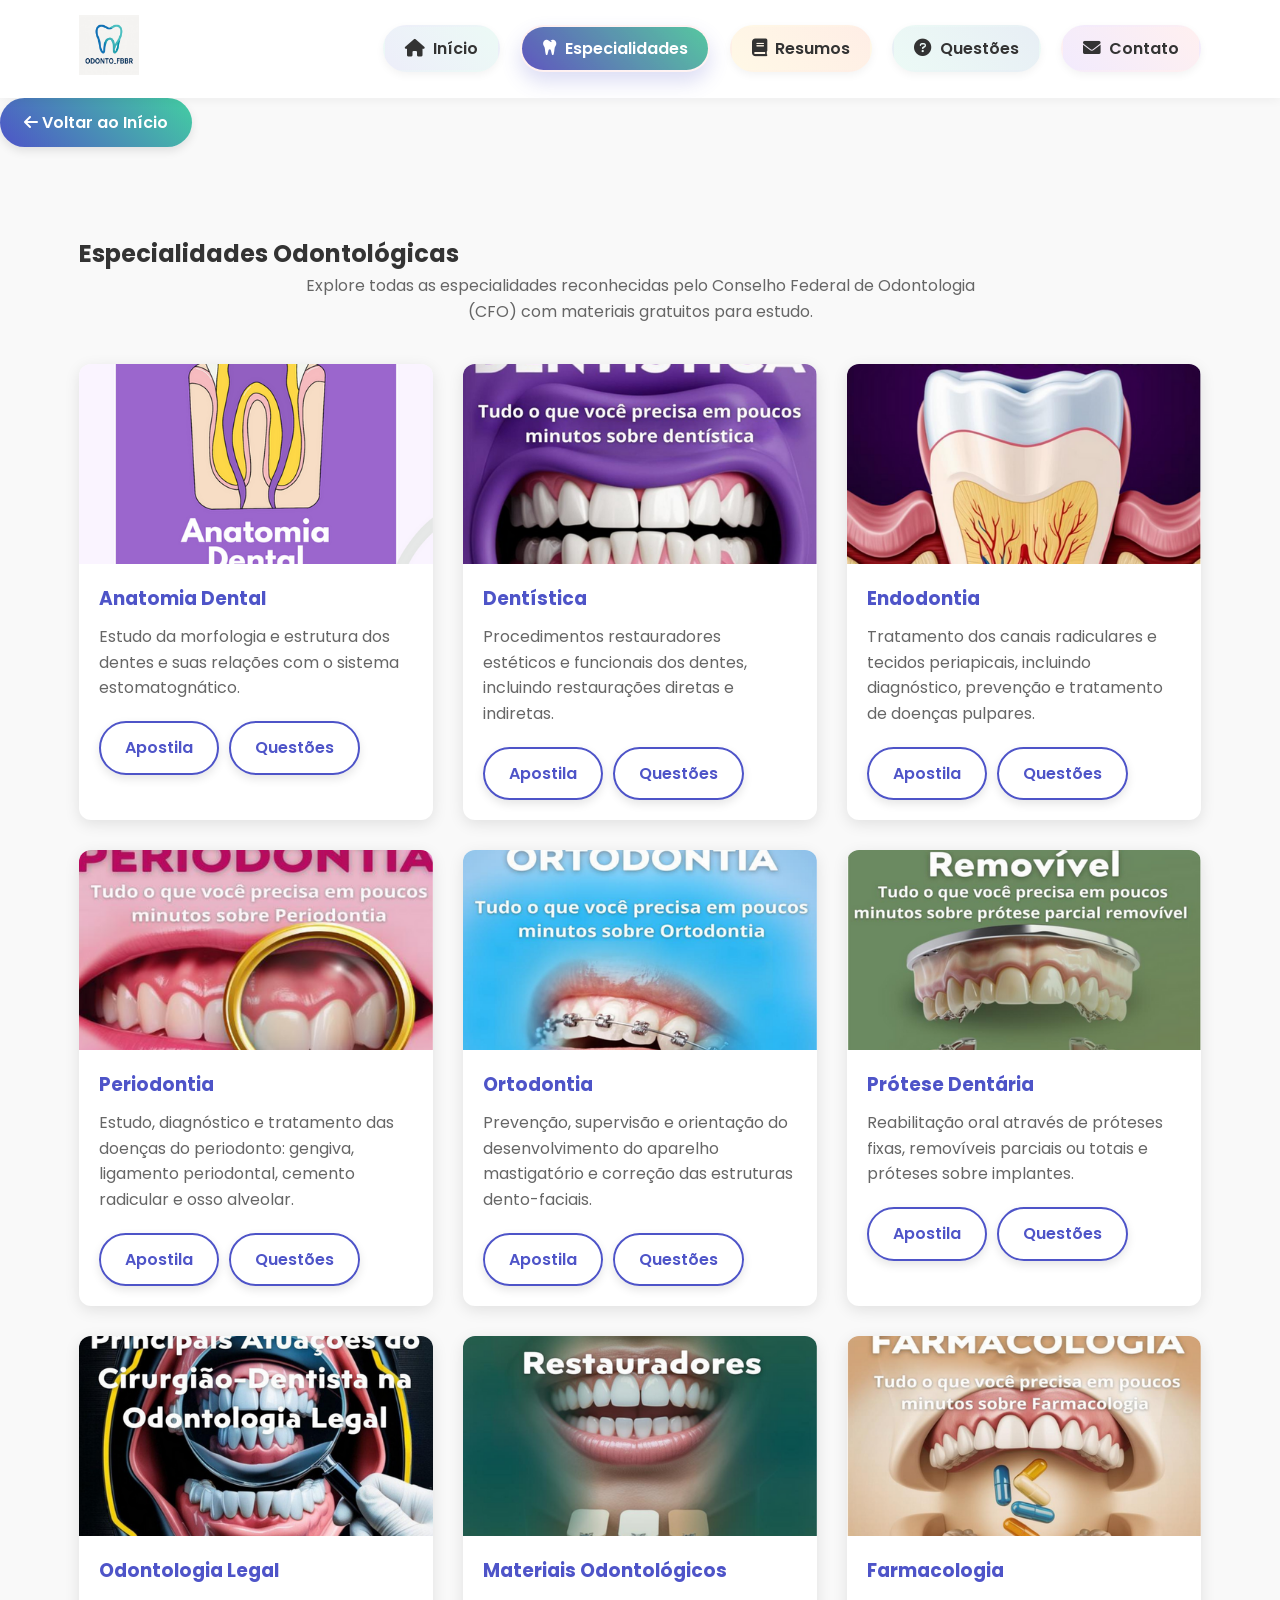
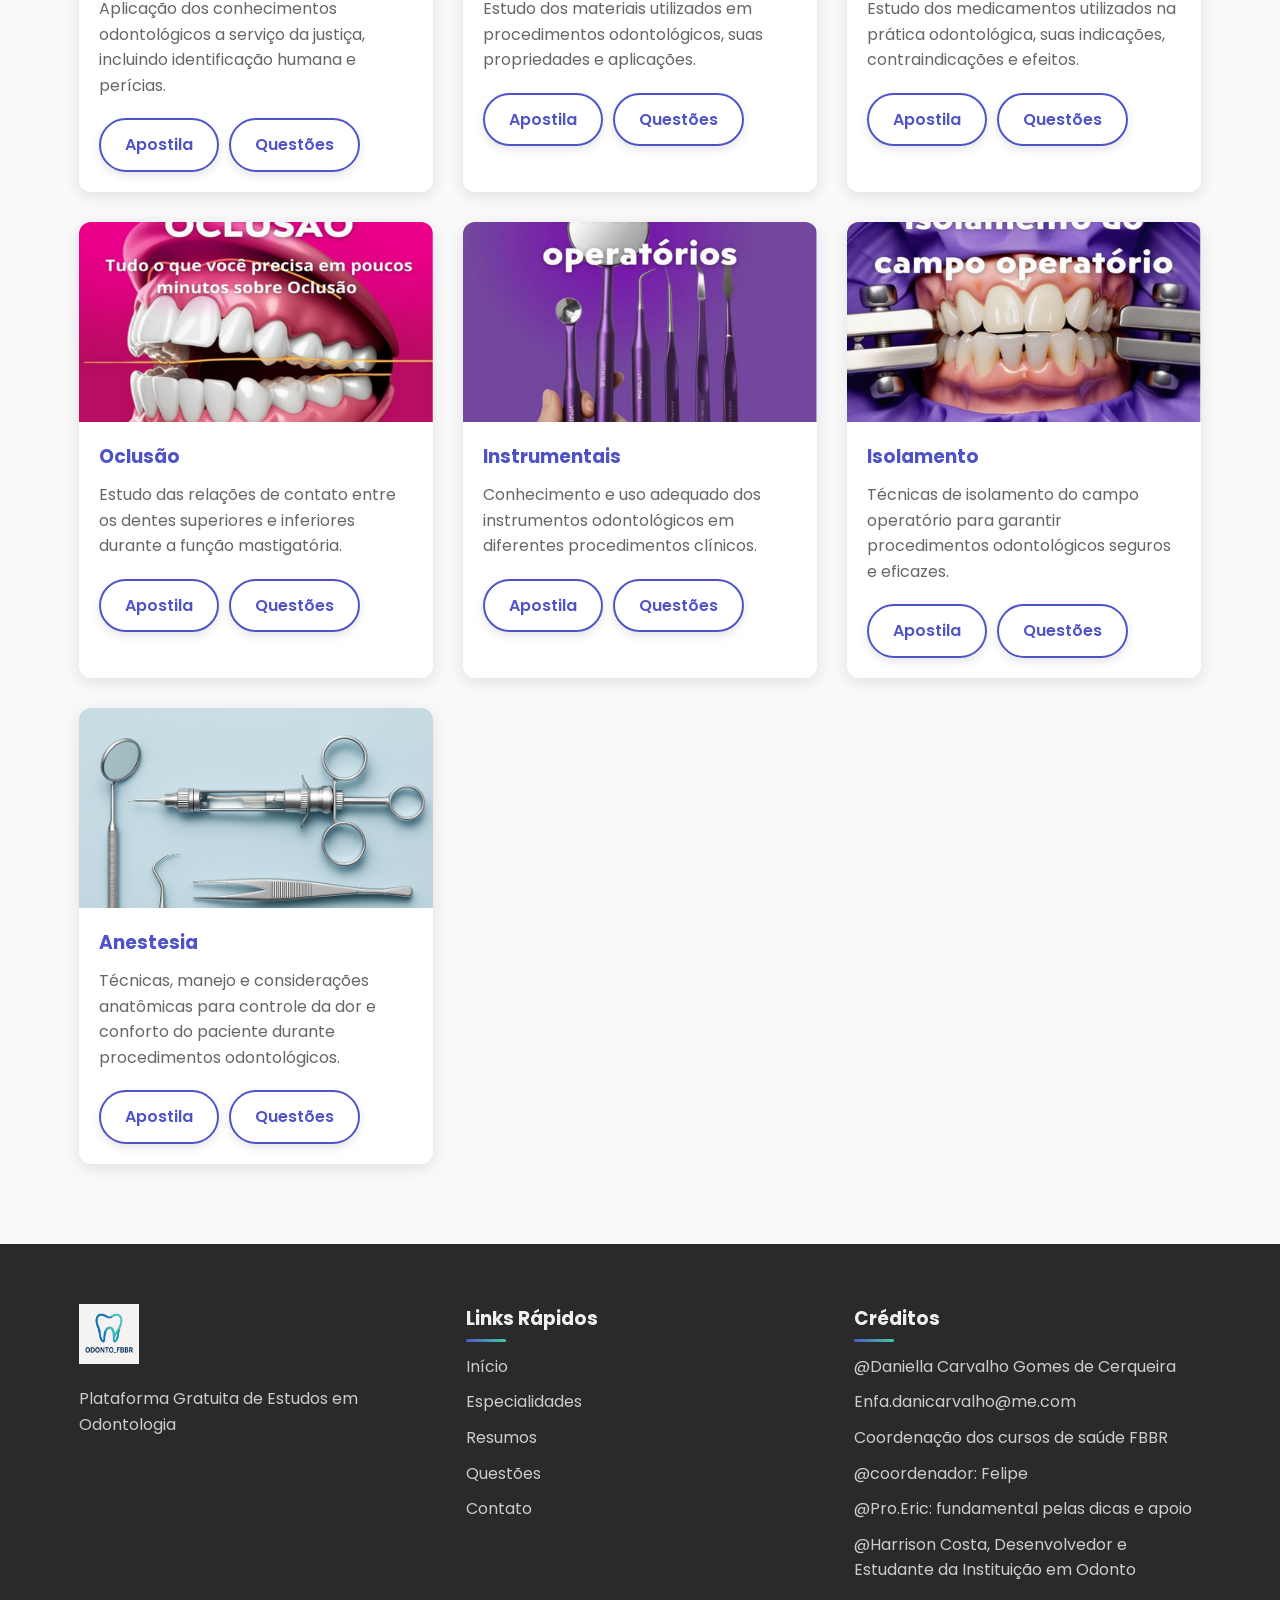
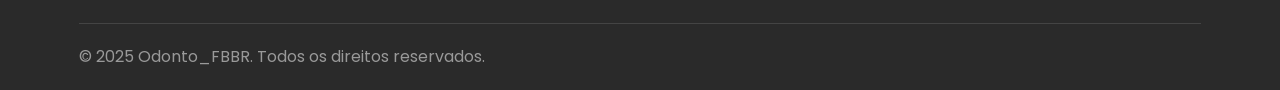
<file: especialidades.html>
<!DOCTYPE html>
<html lang="pt-BR">
<head>
    <meta charset="UTF-8">
    <meta name="viewport" content="width=device-width, initial-scale=1.0">
    <title>Especialidades | Odonto_FBBR</title>
    <link rel="stylesheet" href="css/styles.css">
    <link rel="stylesheet" href="https://cdnjs.cloudflare.com/ajax/libs/font-awesome/6.0.0-beta3/css/all.min.css">
    <link href="https://fonts.googleapis.com/css2?family=Poppins:wght@300;400;500;600;700&display=swap" rel="stylesheet">
</head>
<body>
    <header>
        <div class="container">
            <div class="logo">
                <a href="index.html">
                    <img src="images/logo_odonto_fbbr.jpg" alt="Odonto_FBBR Logo">
                </a>
            </div>
            <nav>
                <ul class="menu">
                    <li><a href="index.html"><i class="fas fa-home"></i>Início</a></li>
                    <li><a href="especialidades.html" class="active"><i class="fas fa-tooth"></i>Especialidades</a></li>
                    <li><a href="resumos.html"><i class="fas fa-book"></i>Resumos</a></li>
                    <li><a href="questoes.html"><i class="fas fa-question-circle"></i>Questões</a></li>
                    <li><a href="contato.html"><i class="fas fa-envelope"></i>Contato</a></li>
                </ul>
                <div class="mobile-menu-icon">
                    <i class="fas fa-bars"></i>
                </div>
            </nav>
        </div>
    </header>

    <main>
        <a href="index.html" class="btn btn-primary return-button">
            <i class="fas fa-arrow-left"></i> Voltar ao Início
        </a>
        
        <section class="especialidades-page">
            <div class="container">
                <h1>Especialidades Odontológicas</h1>
                <p class="section-description">Explore todas as especialidades reconhecidas pelo Conselho Federal de Odontologia (CFO) com materiais gratuitos para estudo.</p>
                
                <div class="cards-grid">
                    <!-- Anatomia Dental -->
                    <div class="card">
                        <div class="card-image">
                            <img src="images/covers/ANATOMIADENTAL-Introdução-1.png" alt="Anatomia Dental">
                        </div>
                        <div class="card-content">
                            <h3>Anatomia Dental</h3>
                            <p>Estudo da morfologia e estrutura dos dentes e suas relações com o sistema estomatognático.</p>
                            <div class="card-buttons">
                                <a href="visualizador.html?pdf=ANATOMIADENTAL-ResumoCompleto.pdf&title=Anatomia Dental - Resumo Completo" class="btn btn-outline">Apostila</a>
                                <a href="questoes.html#anatomia" class="btn btn-outline">Questões</a>
                            </div>
                        </div>
                    </div>
                    
                    <!-- Dentística -->
                    <div class="card">
                        <div class="card-image">
                            <img src="images/covers/Dentisticacompleto-01.png" alt="Dentística">
                        </div>
                        <div class="card-content">
                            <h3>Dentística</h3>
                            <p>Procedimentos restauradores estéticos e funcionais dos dentes, incluindo restaurações diretas e indiretas.</p>
                            <div class="card-buttons">
                                <a href="visualizador.html?pdf=Dentisticacompleto.pdf&title=Dentística Completo" class="btn btn-outline">Apostila</a>
                                <a href="questoes.html#dentistica" class="btn btn-outline">Questões</a>
                            </div>
                        </div>
                    </div>
                    
                    <!-- Endodontia -->
                    <div class="card">
                        <div class="card-image">
                            <img src="images/covers/Endodontia-Introduçãoeanatomiainternadosdentes-1.png" alt="Endodontia">
                        </div>
                        <div class="card-content">
                            <h3>Endodontia</h3>
                            <p>Tratamento dos canais radiculares e tecidos periapicais, incluindo diagnóstico, prevenção e tratamento de doenças pulpares.</p>
                            <div class="card-buttons">
                                <a href="visualizador.html?pdf=Endodontia-Introduçãoeanatomiainternadosdentes.pdf&title=Endodontia - Introdução e Anatomia Interna dos Dentes" class="btn btn-outline">Apostila</a>
                                <a href="questoes.html#endodontia" class="btn btn-outline">Questões</a>
                            </div>
                        </div>
                    </div>
                    
                    <!-- Periodontia -->
                    <div class="card">
                        <div class="card-image">
                            <img src="images/covers/Periodontia-CompletoNovaClassificação-01.png" alt="Periodontia">
                        </div>
                        <div class="card-content">
                            <h3>Periodontia</h3>
                            <p>Estudo, diagnóstico e tratamento das doenças do periodonto: gengiva, ligamento periodontal, cemento radicular e osso alveolar.</p>
                            <div class="card-buttons">
                                <a href="visualizador.html?pdf=Periodontia-CompletoNovaClassificação.pdf&title=Periodontia - Completo Nova Classificação" class="btn btn-outline">Apostila</a>
                                <a href="questoes.html#periodontia" class="btn btn-outline">Questões</a>
                            </div>
                        </div>
                    </div>
                    
                    <!-- Ortodontia -->
                    <div class="card">
                        <div class="card-image">
                            <img src="images/covers/ORTODONTIA-01.png" alt="Ortodontia">
                        </div>
                        <div class="card-content">
                            <h3>Ortodontia</h3>
                            <p>Prevenção, supervisão e orientação do desenvolvimento do aparelho mastigatório e correção das estruturas dento-faciais.</p>
                            <div class="card-buttons">
                                <a href="visualizador.html?pdf=ORTODONTIA.pdf&title=Ortodontia" class="btn btn-outline">Apostila</a>
                                <a href="questoes.html#ortodontia" class="btn btn-outline">Questões</a>
                            </div>
                        </div>
                    </div>
                    
                    <!-- Prótese Dentária -->
                    <div class="card">
                        <div class="card-image">
                            <img src="images/covers/PÓTESEPARCIALREMOVIVEL-01.png" alt="Prótese Dentária">
                        </div>
                        <div class="card-content">
                            <h3>Prótese Dentária</h3>
                            <p>Reabilitação oral através de próteses fixas, removíveis parciais ou totais e próteses sobre implantes.</p>
                            <div class="card-buttons">
                                <a href="visualizador.html?pdf=PÓTESEPARCIALREMOVIVEL.pdf&title=Prótese Parcial Removível" class="btn btn-outline">Apostila</a>
                                <a href="questoes.html#protese" class="btn btn-outline">Questões</a>
                            </div>
                        </div>
                    </div>
                    
                    <!-- Odontologia Legal -->
                    <div class="card">
                        <div class="card-image">
                            <img src="images/covers/odontolegal-1.png" alt="Odontologia Legal">
                        </div>
                        <div class="card-content">
                            <h3>Odontologia Legal</h3>
                            <p>Aplicação dos conhecimentos odontológicos a serviço da justiça, incluindo identificação humana e perícias.</p>
                            <div class="card-buttons">
                                <a href="visualizador.html?pdf=odontolegal.pdf&title=Odontologia Legal" class="btn btn-outline">Apostila</a>
                                <a href="questoes.html#odontolegal" class="btn btn-outline">Questões</a>
                            </div>
                        </div>
                    </div>
                    
                    <!-- Materiais Odontológicos -->
                    <div class="card">
                        <div class="card-image">
                            <img src="images/covers/MATERIAISODONTOLOGICOS-MATERIAISRESTAURADORES-1.png" alt="Materiais Odontológicos">
                        </div>
                        <div class="card-content">
                            <h3>Materiais Odontológicos</h3>
                            <p>Estudo dos materiais utilizados em procedimentos odontológicos, suas propriedades e aplicações.</p>
                            <div class="card-buttons">
                                <a href="visualizador.html?pdf=MATERIAISODONTOLOGICOS-MATERIAISRESTAURADORES.pdf&title=Materiais Odontológicos - Materiais Restauradores" class="btn btn-outline">Apostila</a>
                                <a href="questoes.html#materiais" class="btn btn-outline">Questões</a>
                            </div>
                        </div>
                    </div>
                    
                    <!-- Farmacologia -->
                    <div class="card">
                        <div class="card-image">
                            <img src="images/covers/farmaco-01.png" alt="Farmacologia">
                        </div>
                        <div class="card-content">
                            <h3>Farmacologia</h3>
                            <p>Estudo dos medicamentos utilizados na prática odontológica, suas indicações, contraindicações e efeitos.</p>
                            <div class="card-buttons">
                                <a href="visualizador.html?pdf=farmaco.pdf&title=Farmacologia" class="btn btn-outline">Apostila</a>
                                <a href="questoes.html#farmacologia" class="btn btn-outline">Questões</a>
                            </div>
                        </div>
                    </div>
                    
                    <!-- Oclusão -->
                    <div class="card">
                        <div class="card-image">
                            <img src="images/covers/oclusao-1.png" alt="Oclusão">
                        </div>
                        <div class="card-content">
                            <h3>Oclusão</h3>
                            <p>Estudo das relações de contato entre os dentes superiores e inferiores durante a função mastigatória.</p>
                            <div class="card-buttons">
                                <a href="visualizador.html?pdf=oclusao.pdf&title=Oclusão" class="btn btn-outline">Apostila</a>
                                <a href="questoes.html#oclusao" class="btn btn-outline">Questões</a>
                            </div>
                        </div>
                    </div>
                    
                    <!-- Instrumentais -->
                    <div class="card">
                        <div class="card-image">
                            <img src="images/covers/instrumentais-1.png" alt="Instrumentais">
                        </div>
                        <div class="card-content">
                            <h3>Instrumentais</h3>
                            <p>Conhecimento e uso adequado dos instrumentos odontológicos em diferentes procedimentos clínicos.</p>
                            <div class="card-buttons">
                                <a href="visualizador.html?pdf=instrumentais.pdf&title=Instrumentais" class="btn btn-outline">Apostila</a>
                                <a href="questoes.html#instrumentais" class="btn btn-outline">Questões</a>
                            </div>
                        </div>
                    </div>
                    
                    <!-- Isolamento -->
                    <div class="card">
                        <div class="card-image">
                            <img src="images/covers/isolamentos-1.png" alt="Isolamento">
                        </div>
                        <div class="card-content">
                            <h3>Isolamento</h3>
                            <p>Técnicas de isolamento do campo operatório para garantir procedimentos odontológicos seguros e eficazes.</p>
                            <div class="card-buttons">
                                <a href="visualizador.html?pdf=isolamentos.pdf&title=Isolamentos" class="btn btn-outline">Apostila</a>
                                <a href="questoes.html#isolamento" class="btn btn-outline">Questões</a>
                            </div>
                        </div>
                    </div>
                    
                    <!-- Anestesia -->
                    <div class="card">
                        <div class="card-image">
                            <img src="images/covers/anestesia-01.png" alt="Anestesia">
                        </div>
                        <div class="card-content">
                            <h3>Anestesia</h3>
                            <p>Técnicas, manejo e considerações anatômicas para controle da dor e conforto do paciente durante procedimentos odontológicos.</p>
                            <div class="card-buttons">
                                <a href="visualizador.html?pdf=anestesia1.pdf&title=Anestesia - Fundamentos" class="btn btn-outline">Apostila</a>
                                <a href="questoes.html#anestesia" class="btn btn-outline">Questões</a>
                            </div>
                        </div>
                    </div>
                </div>
            </div>
        </section>
    </main>

    <footer>
        <div class="container">
            <div class="footer-content">
                <div class="footer-logo">
                    <img src="images/logo_odonto_fbbr.jpg" alt="Odonto_FBBR Logo">
                    <p>Plataforma Gratuita de Estudos em Odontologia</p>
                </div>
                
                <div class="footer-links">
                    <h3>Links Rápidos</h3>
                    <ul>
                        <li><a href="index.html">Início</a></li>
                        <li><a href="especialidades.html">Especialidades</a></li>
                        <li><a href="resumos.html">Resumos</a></li>
                        <li><a href="questoes.html">Questões</a></li>
                        <li><a href="contato.html">Contato</a></li>
                    </ul>
                </div>
                
                <div class="footer-credits">
                    <h3>Créditos</h3>
                    <ul>
                        <li>@Daniella Carvalho Gomes de Cerqueira</li>
                        <li>Enfa.danicarvalho@me.com</li>
                        <li>Coordenação dos cursos de saúde FBBR</li>
                        <li>@coordenador: Felipe</li>
                        <li>@Pro.Eric: fundamental pelas dicas e apoio</li>
                        <li>@Harrison Costa, Desenvolvedor e Estudante da Instituição em Odonto</li>
                    </ul>
                </div>
            </div>
            
            <div class="footer-bottom">
                <p>&copy; 2025 Odonto_FBBR. Todos os direitos reservados.</p>
                <a href="#" class="back-to-top">
                    <i class="fas fa-arrow-up"></i> Voltar ao topo
                </a>
            </div>
        </div>
    </footer>

    <script src="js/script.js"></script>
</body>
</html>
</file>
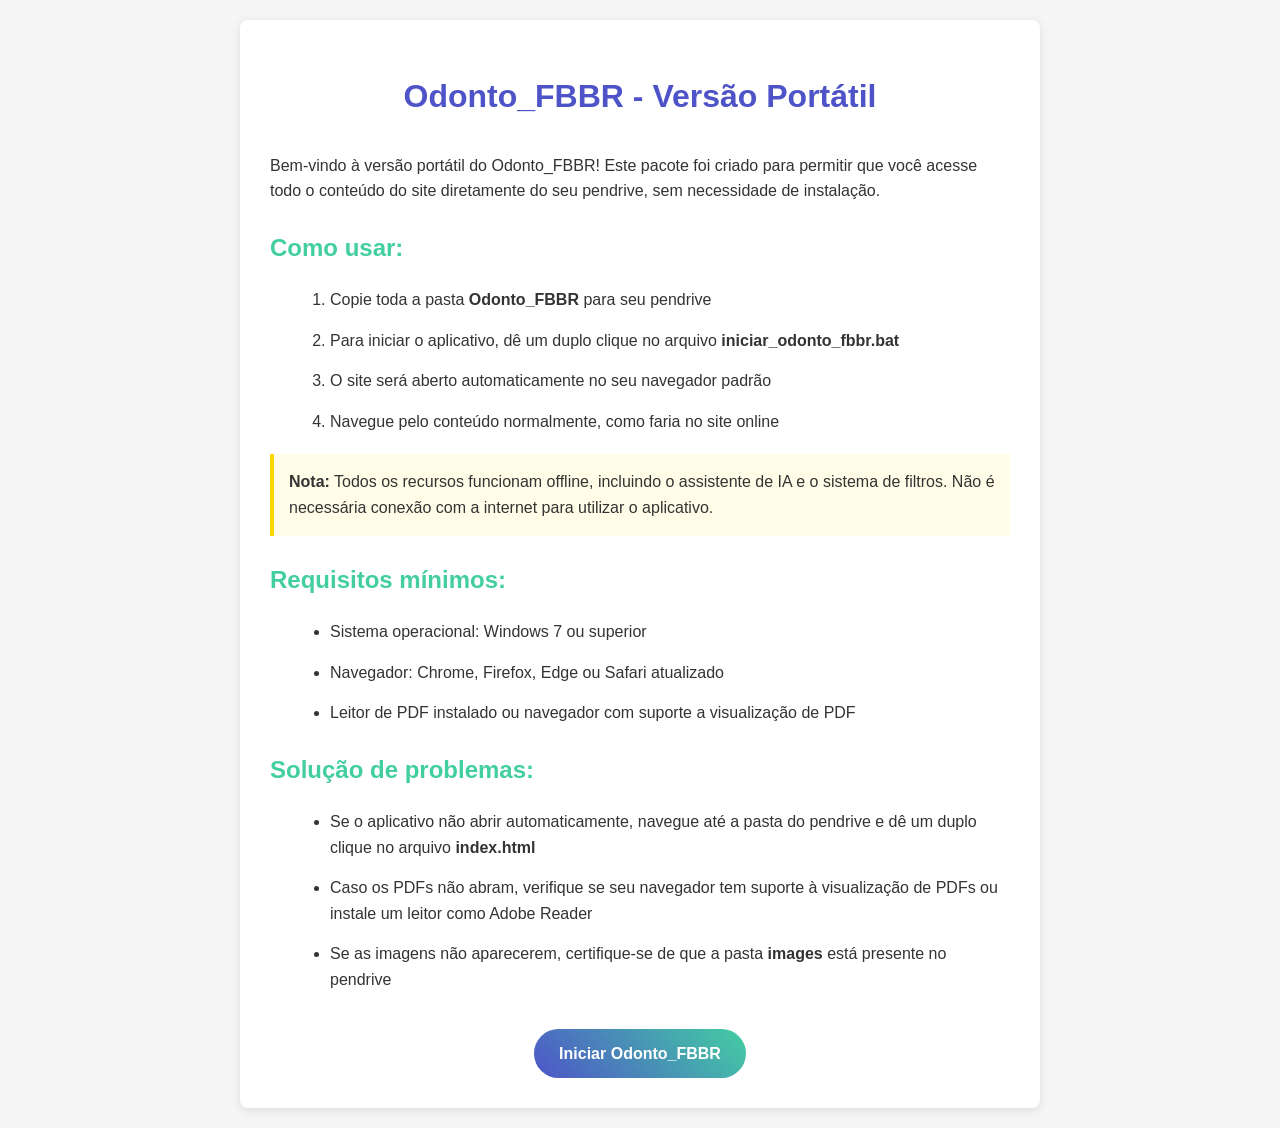
<file: instrucoes.html>
<!DOCTYPE html>
<html lang="pt-BR">
<head>
    <meta charset="UTF-8">
    <meta name="viewport" content="width=device-width, initial-scale=1.0">
    <title>Odonto_FBBR - Instruções</title>
    <style>
        body {
            font-family: 'Segoe UI', Tahoma, Geneva, Verdana, sans-serif;
            line-height: 1.6;
            color: #333;
            max-width: 800px;
            margin: 0 auto;
            padding: 20px;
            background-color: #f5f5f5;
        }
        .container {
            background-color: white;
            border-radius: 8px;
            padding: 30px;
            box-shadow: 0 2px 10px rgba(0,0,0,0.1);
        }
        h1 {
            color: #4e54c8;
            text-align: center;
            margin-bottom: 30px;
        }
        h2 {
            color: #43cea2;
            margin-top: 25px;
        }
        .steps {
            margin-left: 20px;
        }
        .steps li {
            margin-bottom: 15px;
        }
        .note {
            background-color: #fffde7;
            padding: 15px;
            border-left: 4px solid #ffd600;
            margin: 20px 0;
        }
        .button {
            display: inline-block;
            background: linear-gradient(45deg, #4e54c8, #43cea2);
            color: white;
            padding: 12px 25px;
            text-decoration: none;
            border-radius: 50px;
            font-weight: bold;
            margin-top: 20px;
            text-align: center;
        }
        .button:hover {
            transform: translateY(-2px);
            box-shadow: 0 5px 15px rgba(78, 84, 200, 0.3);
        }
        .center {
            text-align: center;
        }
    </style>
</head>
<body>
    <div class="container">
        <h1>Odonto_FBBR - Versão Portátil</h1>
        
        <p>Bem-vindo à versão portátil do Odonto_FBBR! Este pacote foi criado para permitir que você acesse todo o conteúdo do site diretamente do seu pendrive, sem necessidade de instalação.</p>
        
        <h2>Como usar:</h2>
        <ol class="steps">
            <li>Copie toda a pasta <strong>Odonto_FBBR</strong> para seu pendrive</li>
            <li>Para iniciar o aplicativo, dê um duplo clique no arquivo <strong>iniciar_odonto_fbbr.bat</strong></li>
            <li>O site será aberto automaticamente no seu navegador padrão</li>
            <li>Navegue pelo conteúdo normalmente, como faria no site online</li>
        </ol>
        
        <div class="note">
            <strong>Nota:</strong> Todos os recursos funcionam offline, incluindo o assistente de IA e o sistema de filtros. Não é necessária conexão com a internet para utilizar o aplicativo.
        </div>
        
        <h2>Requisitos mínimos:</h2>
        <ul class="steps">
            <li>Sistema operacional: Windows 7 ou superior</li>
            <li>Navegador: Chrome, Firefox, Edge ou Safari atualizado</li>
            <li>Leitor de PDF instalado ou navegador com suporte a visualização de PDF</li>
        </ul>
        
        <h2>Solução de problemas:</h2>
        <ul class="steps">
            <li>Se o aplicativo não abrir automaticamente, navegue até a pasta do pendrive e dê um duplo clique no arquivo <strong>index.html</strong></li>
            <li>Caso os PDFs não abram, verifique se seu navegador tem suporte à visualização de PDFs ou instale um leitor como Adobe Reader</li>
            <li>Se as imagens não aparecerem, certifique-se de que a pasta <strong>images</strong> está presente no pendrive</li>
        </ul>
        
        <div class="center">
            <a href="index.html" class="button">Iniciar Odonto_FBBR</a>
        </div>
    </div>
</body>
</html>
</file>
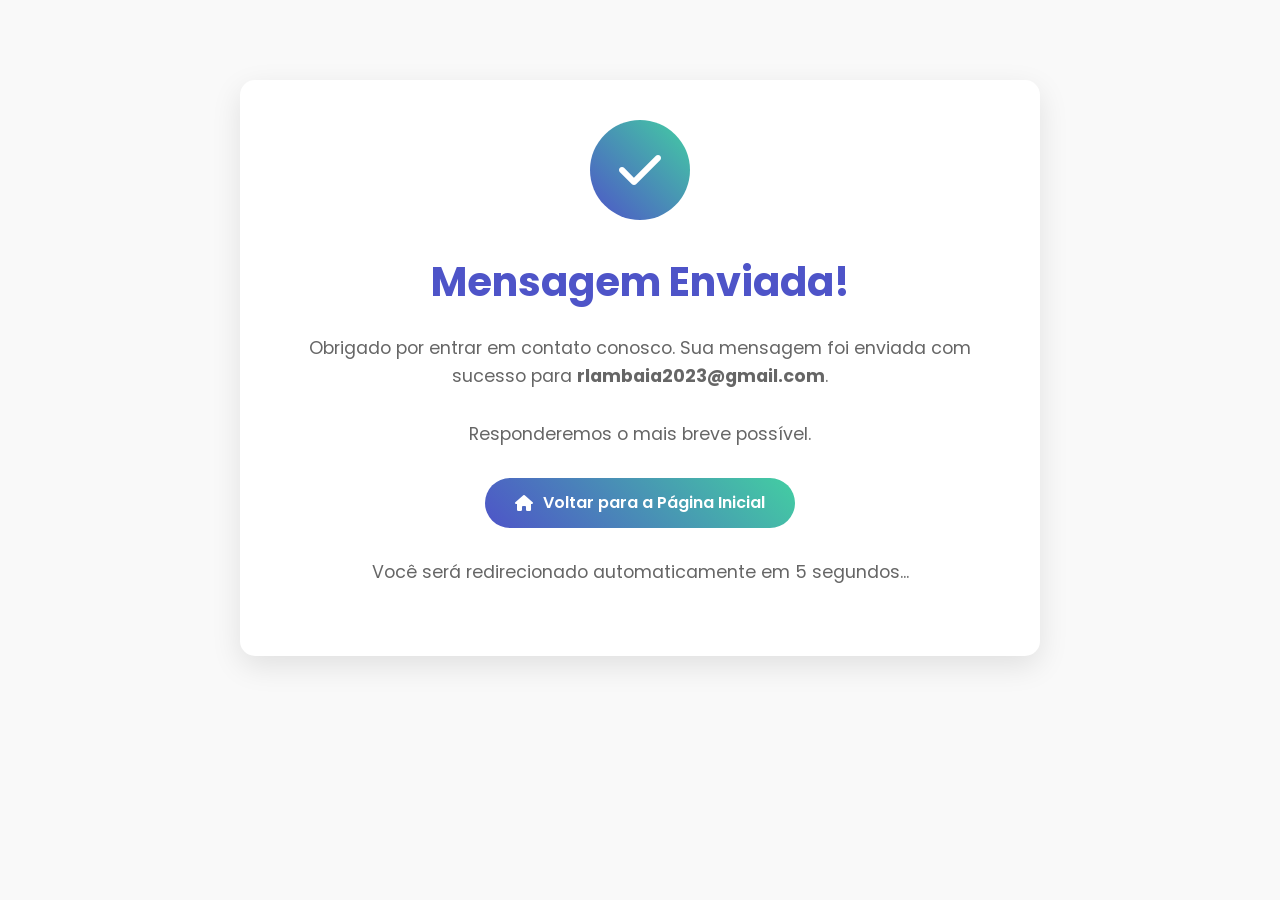
<file: obrigado.html>
<!DOCTYPE html>
<html lang="pt-BR">
<head>
    <meta charset="UTF-8">
    <meta name="viewport" content="width=device-width, initial-scale=1.0">
    <title>Mensagem Enviada | Odonto_FBBR</title>
    <link rel="stylesheet" href="css/styles.css">
    <link rel="stylesheet" href="https://cdnjs.cloudflare.com/ajax/libs/font-awesome/6.0.0-beta3/css/all.min.css">
    <link href="https://fonts.googleapis.com/css2?family=Poppins:wght@300;400;500;600;700&display=swap" rel="stylesheet">
    <style>
        .obrigado-container {
            max-width: 800px;
            margin: 80px auto;
            padding: 40px;
            text-align: center;
            background-color: #fff;
            border-radius: 15px;
            box-shadow: 0 10px 30px rgba(0, 0, 0, 0.1);
        }
        
        .obrigado-icon {
            width: 100px;
            height: 100px;
            background: linear-gradient(45deg, var(--primary-color), var(--secondary-color));
            border-radius: 50%;
            display: flex;
            align-items: center;
            justify-content: center;
            margin: 0 auto 30px;
        }
        
        .obrigado-icon i {
            font-size: 3rem;
            color: white;
        }
        
        .obrigado-container h1 {
            color: var(--primary-color);
            font-size: 2.5rem;
            margin-bottom: 20px;
        }
        
        .obrigado-container p {
            color: #666;
            font-size: 1.1rem;
            margin-bottom: 30px;
            line-height: 1.6;
        }
        
        .btn-voltar-inicio {
            background: linear-gradient(45deg, var(--primary-color), var(--secondary-color));
            color: white;
            border: none;
            border-radius: 50px;
            padding: 12px 30px;
            font-family: 'Poppins', sans-serif;
            font-weight: 600;
            font-size: 1rem;
            cursor: pointer;
            transition: all 0.3s ease;
            display: inline-flex;
            align-items: center;
            gap: 10px;
            text-decoration: none;
        }
        
        .btn-voltar-inicio:hover {
            transform: translateY(-3px);
            box-shadow: 0 10px 20px rgba(78, 84, 200, 0.2);
        }
        
        .redirect-message {
            margin-top: 30px;
            font-size: 0.9rem;
            color: #999;
        }
        
        @media (max-width: 768px) {
            .obrigado-container {
                padding: 30px;
                margin: 60px 20px;
            }
            
            .obrigado-container h1 {
                font-size: 2rem;
            }
        }
    </style>
    <script>
        // Redirecionar para a página inicial após 5 segundos
        setTimeout(function() {
            window.location.href = 'index.html';
        }, 5000);
    </script>
</head>
<body>
    <div class="obrigado-container">
        <div class="obrigado-icon">
            <i class="fas fa-check"></i>
        </div>
        <h1>Mensagem Enviada!</h1>
        <p>Obrigado por entrar em contato conosco. Sua mensagem foi enviada com sucesso para <strong>rlambaia2023@gmail.com</strong>.</p>
        <p>Responderemos o mais breve possível.</p>
        <a href="index.html" class="btn-voltar-inicio">
            <i class="fas fa-home"></i> Voltar para a Página Inicial
        </a>
        <p class="redirect-message">Você será redirecionado automaticamente em 5 segundos...</p>
    </div>
</body>
</html>
</file>
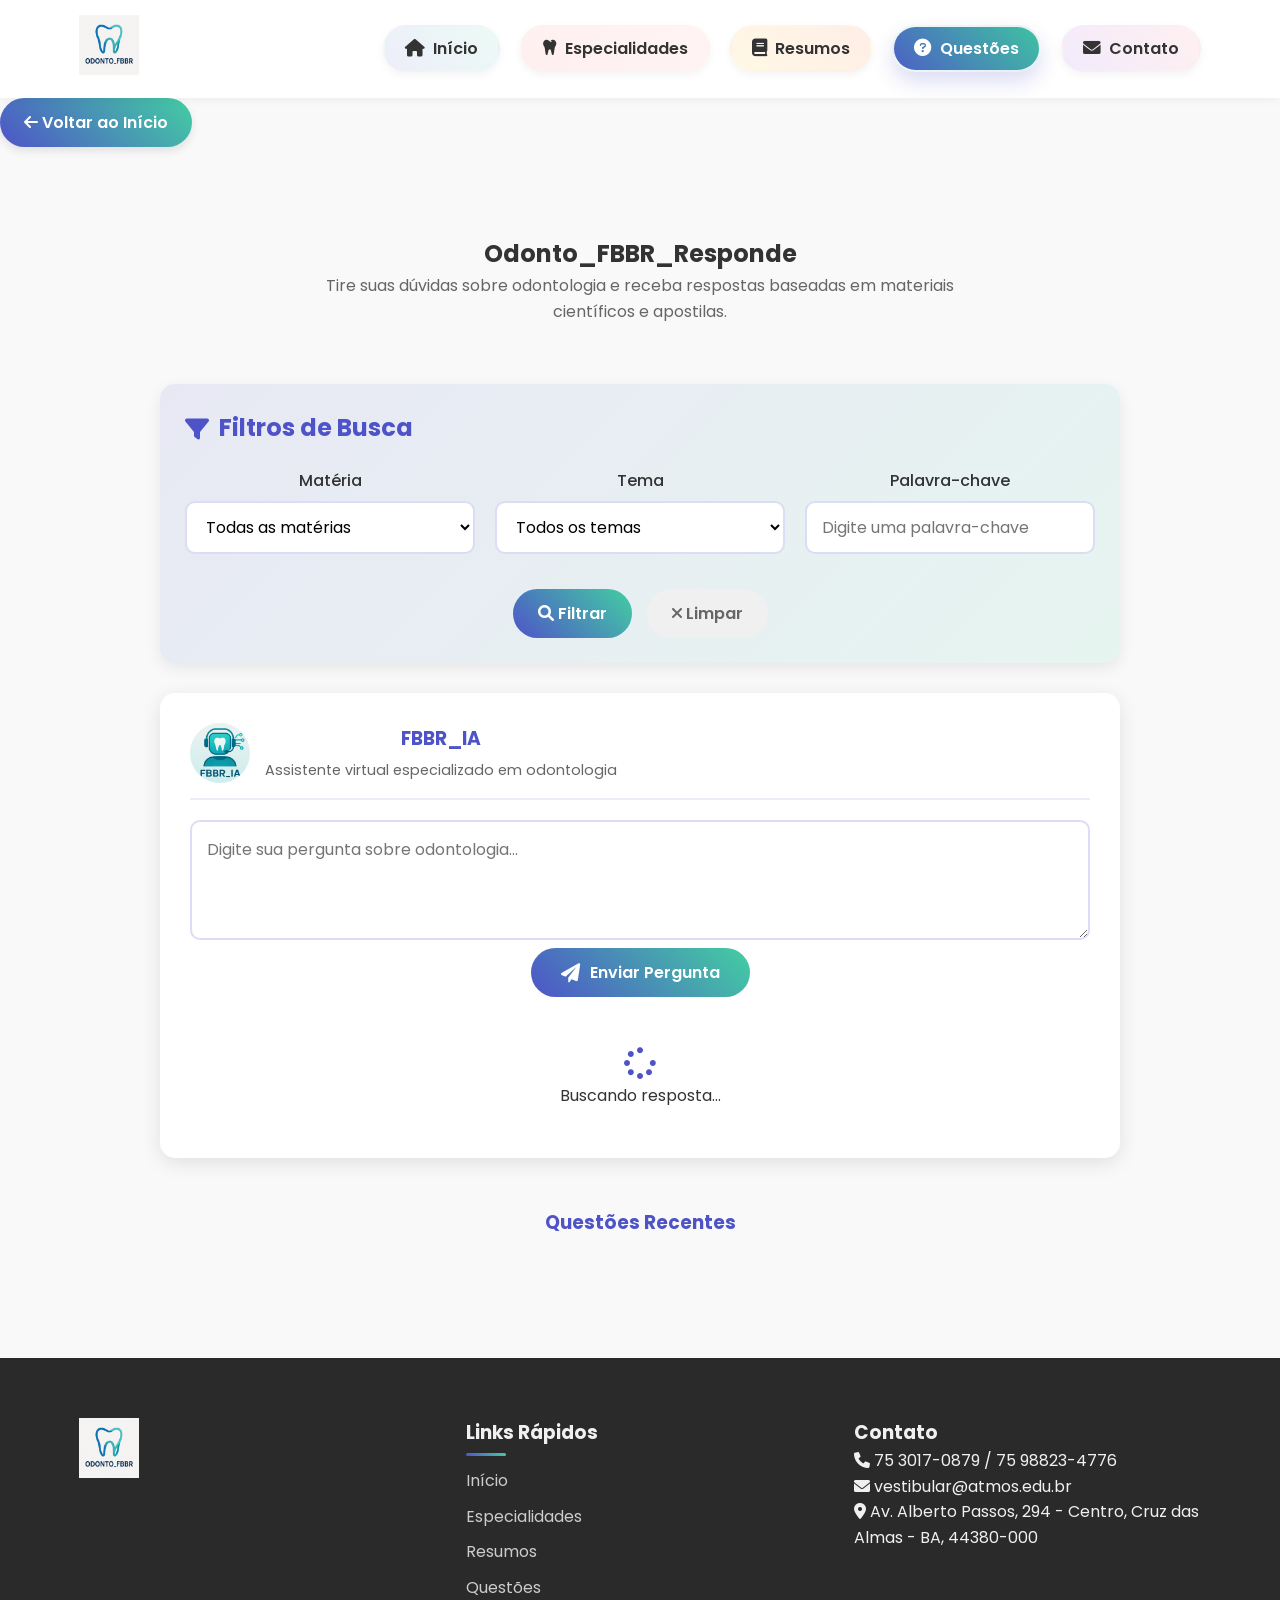
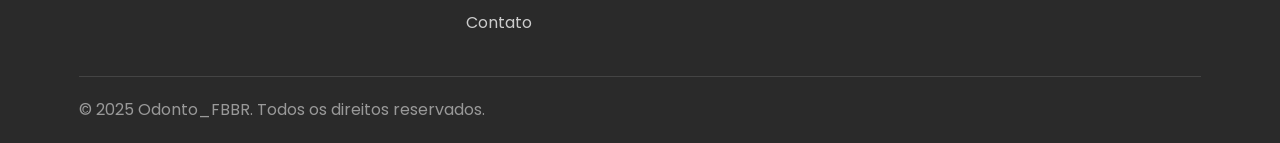
<file: questoes.html>
<!DOCTYPE html>
<html lang="pt-BR">
<head>
    <meta charset="UTF-8">
    <meta name="viewport" content="width=device-width, initial-scale=1.0">
    <title>Odonto_FBBR_Responde | Odonto_FBBR</title>
    <link rel="stylesheet" href="css/styles.css">
    <link rel="stylesheet" href="https://cdnjs.cloudflare.com/ajax/libs/font-awesome/6.0.0-beta3/css/all.min.css">
    <link href="https://fonts.googleapis.com/css2?family=Poppins:wght@300;400;500;600;700&display=swap" rel="stylesheet">
    <style>
        /* Estilos específicos para a página de questões */
        .questoes-container {
            max-width: 1000px;
            margin: 0 auto;
            padding: 20px;
        }
        
        .filtros-container {
            background: linear-gradient(135deg, rgba(78, 84, 200, 0.1) 0%, rgba(67, 206, 162, 0.1) 100%);
            border-radius: 15px;
            padding: 25px;
            margin-bottom: 30px;
            box-shadow: 0 5px 15px rgba(0, 0, 0, 0.08);
        }
        
        .filtros-titulo {
            display: flex;
            align-items: center;
            margin-bottom: 20px;
        }
        
        .filtros-titulo i {
            font-size: 24px;
            margin-right: 10px;
            color: var(--primary-color);
        }
        
        .filtros-titulo h3 {
            margin: 0;
            font-size: 1.5rem;
            color: var(--primary-color);
        }
        
        .filtros-form {
            display: grid;
            grid-template-columns: repeat(auto-fit, minmax(200px, 1fr));
            gap: 20px;
        }
        
        .filtro-grupo {
            margin-bottom: 15px;
        }
        
        .filtro-grupo label {
            display: block;
            margin-bottom: 8px;
            font-weight: 500;
            color: var(--text-color);
        }
        
        .filtro-grupo select,
        .filtro-grupo input {
            width: 100%;
            padding: 12px 15px;
            border: 2px solid rgba(78, 84, 200, 0.2);
            border-radius: 10px;
            background-color: #fff;
            font-family: 'Poppins', sans-serif;
            font-size: 1rem;
            transition: all 0.3s ease;
        }
        
        .filtro-grupo select:focus,
        .filtro-grupo input:focus {
            border-color: var(--primary-color);
            box-shadow: 0 0 0 3px rgba(78, 84, 200, 0.2);
            outline: none;
        }
        
        .filtro-botoes {
            display: flex;
            justify-content: center;
            gap: 15px;
            margin-top: 20px;
        }
        
        .filtro-botoes button {
            padding: 12px 25px;
            border: none;
            border-radius: 50px;
            font-family: 'Poppins', sans-serif;
            font-weight: 600;
            font-size: 1rem;
            cursor: pointer;
            transition: all 0.3s ease;
        }
        
        .btn-filtrar {
            background: linear-gradient(45deg, var(--primary-color), var(--secondary-color));
            color: white;
        }
        
        .btn-limpar {
            background: #f0f0f0;
            color: #666;
        }
        
        .btn-filtrar:hover {
            transform: translateY(-3px);
            box-shadow: 0 5px 15px rgba(78, 84, 200, 0.3);
        }
        
        .btn-limpar:hover {
            background: #e0e0e0;
        }
        
        /* Área de resposta */
        .resposta-container {
            background-color: #fff;
            border-radius: 15px;
            padding: 30px;
            box-shadow: 0 5px 20px rgba(0, 0, 0, 0.1);
            margin-top: 30px;
        }
        
        .resposta-header {
            display: flex;
            align-items: center;
            margin-bottom: 20px;
            padding-bottom: 15px;
            border-bottom: 2px solid rgba(78, 84, 200, 0.1);
        }
        
        .resposta-header img {
            width: 60px;
            height: 60px;
            border-radius: 50%;
            object-fit: cover;
            margin-right: 15px;
        }
        
        .resposta-header-info h3 {
            margin: 0;
            color: var(--primary-color);
        }
        
        .resposta-header-info p {
            margin: 5px 0 0;
            color: #666;
            font-size: 0.9rem;
        }
        
        .pergunta-area {
            margin-bottom: 30px;
        }
        
        .pergunta-area textarea {
            width: 100%;
            padding: 15px;
            border: 2px solid rgba(78, 84, 200, 0.2);
            border-radius: 10px;
            font-family: 'Poppins', sans-serif;
            font-size: 1rem;
            resize: vertical;
            min-height: 120px;
            transition: all 0.3s ease;
        }
        
        .pergunta-area textarea:focus {
            border-color: var(--primary-color);
            box-shadow: 0 0 0 3px rgba(78, 84, 200, 0.2);
            outline: none;
        }
        
        .pergunta-botao {
            display: flex;
            justify-content: center;
        }
        
        .btn-perguntar {
            display: flex;
            align-items: center;
            gap: 10px;
            padding: 12px 30px;
            background: linear-gradient(45deg, var(--primary-color), var(--secondary-color));
            color: white;
            border: none;
            border-radius: 50px;
            font-family: 'Poppins', sans-serif;
            font-weight: 600;
            font-size: 1rem;
            cursor: pointer;
            transition: all 0.3s ease;
        }
        
        .btn-perguntar:hover {
            transform: translateY(-3px);
            box-shadow: 0 5px 15px rgba(78, 84, 200, 0.3);
        }
        
        .btn-perguntar i {
            font-size: 1.2rem;
        }
        
        /* Área de resposta */
        .resposta-conteudo {
            margin-top: 30px;
            padding-top: 20px;
            border-top: 2px solid rgba(78, 84, 200, 0.1);
        }
        
        .resposta-titulo {
            display: flex;
            align-items: center;
            margin-bottom: 15px;
        }
        
        .resposta-titulo i {
            font-size: 24px;
            margin-right: 10px;
            color: var(--primary-color);
        }
        
        .resposta-titulo h3 {
            margin: 0;
            color: var(--primary-color);
        }
        
        .resposta-texto {
            background-color: #f9f9f9;
            border-radius: 10px;
            padding: 20px;
            margin-top: 15px;
            position: relative;
        }
        
        .resposta-texto::before {
            content: '';
            position: absolute;
            top: -10px;
            left: 20px;
            width: 0;
            height: 0;
            border-left: 10px solid transparent;
            border-right: 10px solid transparent;
            border-bottom: 10px solid #f9f9f9;
        }
        
        .resposta-texto p {
            margin: 0 0 15px;
            line-height: 1.6;
        }
        
        .resposta-texto p:last-child {
            margin-bottom: 0;
        }
        
        .resposta-referencias {
            margin-top: 20px;
            padding-top: 15px;
            border-top: 1px dashed #ddd;
        }
        
        .resposta-referencias h4 {
            font-size: 1rem;
            color: #666;
            margin-bottom: 10px;
        }
        
        .resposta-referencias ul {
            margin: 0;
            padding-left: 20px;
        }
        
        .resposta-referencias li {
            margin-bottom: 5px;
            font-size: 0.9rem;
            color: #666;
        }
        
        .resposta-referencias a {
            color: var(--primary-color);
            text-decoration: none;
        }
        
        .resposta-referencias a:hover {
            text-decoration: underline;
        }
        
        .resposta-loading {
            display: none;
            text-align: center;
            padding: 20px;
        }
        
        .resposta-loading i {
            font-size: 2rem;
            color: var(--primary-color);
            animation: spin 1s linear infinite;
        }
        
        @keyframes spin {
            0% { transform: rotate(0deg); }
            100% { transform: rotate(360deg); }
        }
        
        .resposta-vazia {
            text-align: center;
            padding: 30px;
            color: #666;
        }
        
        .resposta-vazia i {
            font-size: 3rem;
            color: #ddd;
            margin-bottom: 15px;
        }
        
        /* Questões recentes */
        .questoes-recentes {
            margin-top: 50px;
        }
        
        .questoes-recentes h3 {
            margin-bottom: 20px;
            color: var(--primary-color);
            text-align: center;
        }
        
        .questoes-lista {
            display: grid;
            grid-template-columns: repeat(auto-fill, minmax(300px, 1fr));
            gap: 20px;
        }
        
        .questao-card {
            background-color: #fff;
            border-radius: 10px;
            padding: 20px;
            box-shadow: 0 3px 10px rgba(0, 0, 0, 0.08);
            transition: all 0.3s ease;
            cursor: pointer;
        }
        
        .questao-card:hover {
            transform: translateY(-5px);
            box-shadow: 0 5px 15px rgba(0, 0, 0, 0.1);
        }
        
        .questao-materia {
            display: inline-block;
            padding: 5px 10px;
            background-color: rgba(78, 84, 200, 0.1);
            color: var(--primary-color);
            border-radius: 20px;
            font-size: 0.8rem;
            margin-bottom: 10px;
        }
        
        .questao-titulo {
            font-size: 1.1rem;
            margin-bottom: 10px;
            color: var(--text-color);
        }
        
        .questao-preview {
            font-size: 0.9rem;
            color: #666;
            margin-bottom: 15px;
            display: -webkit-box;
            -webkit-line-clamp: 3;
            -webkit-box-orient: vertical;
            overflow: hidden;
        }
        
        .questao-footer {
            display: flex;
            justify-content: space-between;
            align-items: center;
            font-size: 0.8rem;
            color: #999;
        }
        
        /* Responsividade */
        @media (max-width: 768px) {
            .filtros-form {
                grid-template-columns: 1fr;
            }
            
            .filtro-botoes {
                flex-direction: column;
            }
            
            .resposta-header {
                flex-direction: column;
                text-align: center;
            }
            
            .resposta-header img {
                margin-right: 0;
                margin-bottom: 10px;
            }
            
            .questoes-lista {
                grid-template-columns: 1fr;
            }
        }
    </style>
</head>
<body>
    <header>
        <div class="container">
            <div class="logo">
                <a href="index.html">
                    <img src="images/logo_odonto_fbbr.jpg" alt="Odonto_FBBR Logo">
                </a>
            </div>
            <nav>
                <ul class="menu">
                    <li><a href="index.html"><i class="fas fa-home"></i>Início</a></li>
                    <li><a href="especialidades.html"><i class="fas fa-tooth"></i>Especialidades</a></li>
                    <li><a href="resumos.html"><i class="fas fa-book"></i>Resumos</a></li>
                    <li><a href="questoes.html" class="active"><i class="fas fa-question-circle"></i>Questões</a></li>
                    <li><a href="contato.html"><i class="fas fa-envelope"></i>Contato</a></li>
                </ul>
                <div class="mobile-menu-icon">
                    <i class="fas fa-bars"></i>
                </div>
            </nav>
        </div>
    </header>

    <main>
        <a href="index.html" class="btn btn-primary return-button">
            <i class="fas fa-arrow-left"></i> Voltar ao Início
        </a>
        
        <section class="questoes-page">
            <div class="container" style="text-align: center;">
                <h1 style="display: inline-block; position: relative; text-align: center; margin: 0 auto;">Odonto_FBBR_Responde</h1>
                <p class="section-description">Tire suas dúvidas sobre odontologia e receba respostas baseadas em materiais científicos e apostilas.</p>
                
                <div class="questoes-container">
                    <!-- Filtros -->
                    <div class="filtros-container">
                        <div class="filtros-titulo">
                            <i class="fas fa-filter"></i>
                            <h3>Filtros de Busca</h3>
                        </div>
                        
                        <div class="filtros-form">
                            <div class="filtro-grupo">
                                <label for="filtro-materia">Matéria</label>
                                <select id="filtro-materia">
                                    <option value="">Todas as matérias</option>
                                    <option value="anatomia">Anatomia Dental</option>
                                    <option value="cariologia">Cariologia</option>
                                    <option value="dentistica">Dentística</option>
                                    <option value="endodontia">Endodontia</option>
                                    <option value="periodontia">Periodontia</option>
                                    <option value="ortodontia">Ortodontia</option>
                                    <option value="protese">Prótese Dentária</option>
                                    <option value="materiais">Materiais Odontológicos</option>
                                    <option value="farmacologia">Farmacologia</option>
                                    <option value="oclusao">Oclusão</option>
                                    <option value="instrumentais">Instrumentais</option>
                                    <option value="isolamento">Isolamento</option>
                                    <option value="odontolegal">Odontologia Legal</option>
                                </select>
                            </div>
                            
                            <div class="filtro-grupo">
                                <label for="filtro-tema">Tema</label>
                                <select id="filtro-tema">
                                    <option value="">Todos os temas</option>
                                    <option value="diagnostico">Diagnóstico</option>
                                    <option value="tratamento">Tratamento</option>
                                    <option value="prevencao">Prevenção</option>
                                    <option value="tecnicas">Técnicas</option>
                                    <option value="materiais">Materiais</option>
                                    <option value="instrumentos">Instrumentos</option>
                                    <option value="patologias">Patologias</option>
                                    <option value="procedimentos">Procedimentos</option>
                                </select>
                            </div>
                            
                            <div class="filtro-grupo">
                                <label for="filtro-busca">Palavra-chave</label>
                                <input type="text" id="filtro-busca" placeholder="Digite uma palavra-chave">
                            </div>
                        </div>
                        
                        <div class="filtro-botoes">
                            <button class="btn-filtrar" id="btn-filtrar">
                                <i class="fas fa-search"></i> Filtrar
                            </button>
                            <button class="btn-limpar" id="btn-limpar">
                                <i class="fas fa-times"></i> Limpar
                            </button>
                        </div>
                    </div>
                    
                    <!-- Área de resposta -->
                    <div class="resposta-container" id="resposta-container">
                        <div class="resposta-header">
                            <img src="images/assistente-virtual.jpg" alt="FBBR_IA">
                            <div class="resposta-header-info">
                                <h3>FBBR_IA</h3>
                                <p>Assistente virtual especializado em odontologia</p>
                            </div>
                        </div>
                        
                        <div class="pergunta-area">
                            <textarea id="pergunta-textarea" placeholder="Digite sua pergunta sobre odontologia..."></textarea>
                            <div class="pergunta-botao">
                                <button class="btn-perguntar" id="btn-perguntar">
                                    <i class="fas fa-paper-plane"></i> Enviar Pergunta
                                </button>
                            </div>
                        </div>
                        
                        <div class="resposta-loading" id="resposta-loading">
                            <i class="fas fa-spinner"></i>
                            <p>Buscando resposta...</p>
                        </div>
                        
                        <div class="resposta-conteudo" id="resposta-conteudo" style="display: none;">
                            <div class="resposta-titulo">
                                <i class="fas fa-robot"></i>
                                <h3>Resposta</h3>
                            </div>
                            <div class="resposta-texto" id="resposta-texto">
                                <!-- Conteúdo da resposta será inserido aqui -->
                            </div>
                            <div class="resposta-referencias" id="resposta-referencias">
                                <!-- Referências serão inseridas aqui -->
                            </div>
                        </div>
                    </div>
                    
                    <!-- Questões recentes -->
                    <div class="questoes-recentes">
                        <h3>Questões Recentes</h3>
                        <div class="questoes-lista" id="questoes-lista">
                            <!-- Questões serão inseridas aqui -->
                        </div>
                    </div>
                </div>
            </div>
        </section>
    </main>

    <footer>
        <div class="container">
            <div class="footer-content">
                <div class="footer-logo">
                    <img src="images/logo_odonto_fbbr.jpg" alt="Logo Odonto_FBBR">
                </div>
                <div class="footer-links">
                    <h3>Links Rápidos</h3>
                    <ul>
                        <li><a href="index.html">Início</a></li>
                        <li><a href="especialidades.html">Especialidades</a></li>
                        <li><a href="resumos.html">Resumos</a></li>
                        <li><a href="questoes.html">Questões</a></li>
                        <li><a href="contato.html">Contato</a></li>
                    </ul>
                </div>
                <div class="footer-contact">
                    <h3>Contato</h3>
                    <p><i class="fas fa-phone"></i> 75 3017-0879 / 75 98823-4776</p>
                    <p><i class="fas fa-envelope"></i> vestibular@atmos.edu.br</p>
                    <p><i class="fas fa-map-marker-alt"></i> Av. Alberto Passos, 294 - Centro, Cruz das Almas - BA, 44380-000</p>
                </div>
            </div>
            <div class="footer-bottom">
                <p>&copy; 2025 Odonto_FBBR. Todos os direitos reservados.</p>
            </div>
        </div>
    </footer>

    <script src="js/script.js"></script>
    <script src="js/questoes-filter.js"></script>
</body>
</html>
</file>
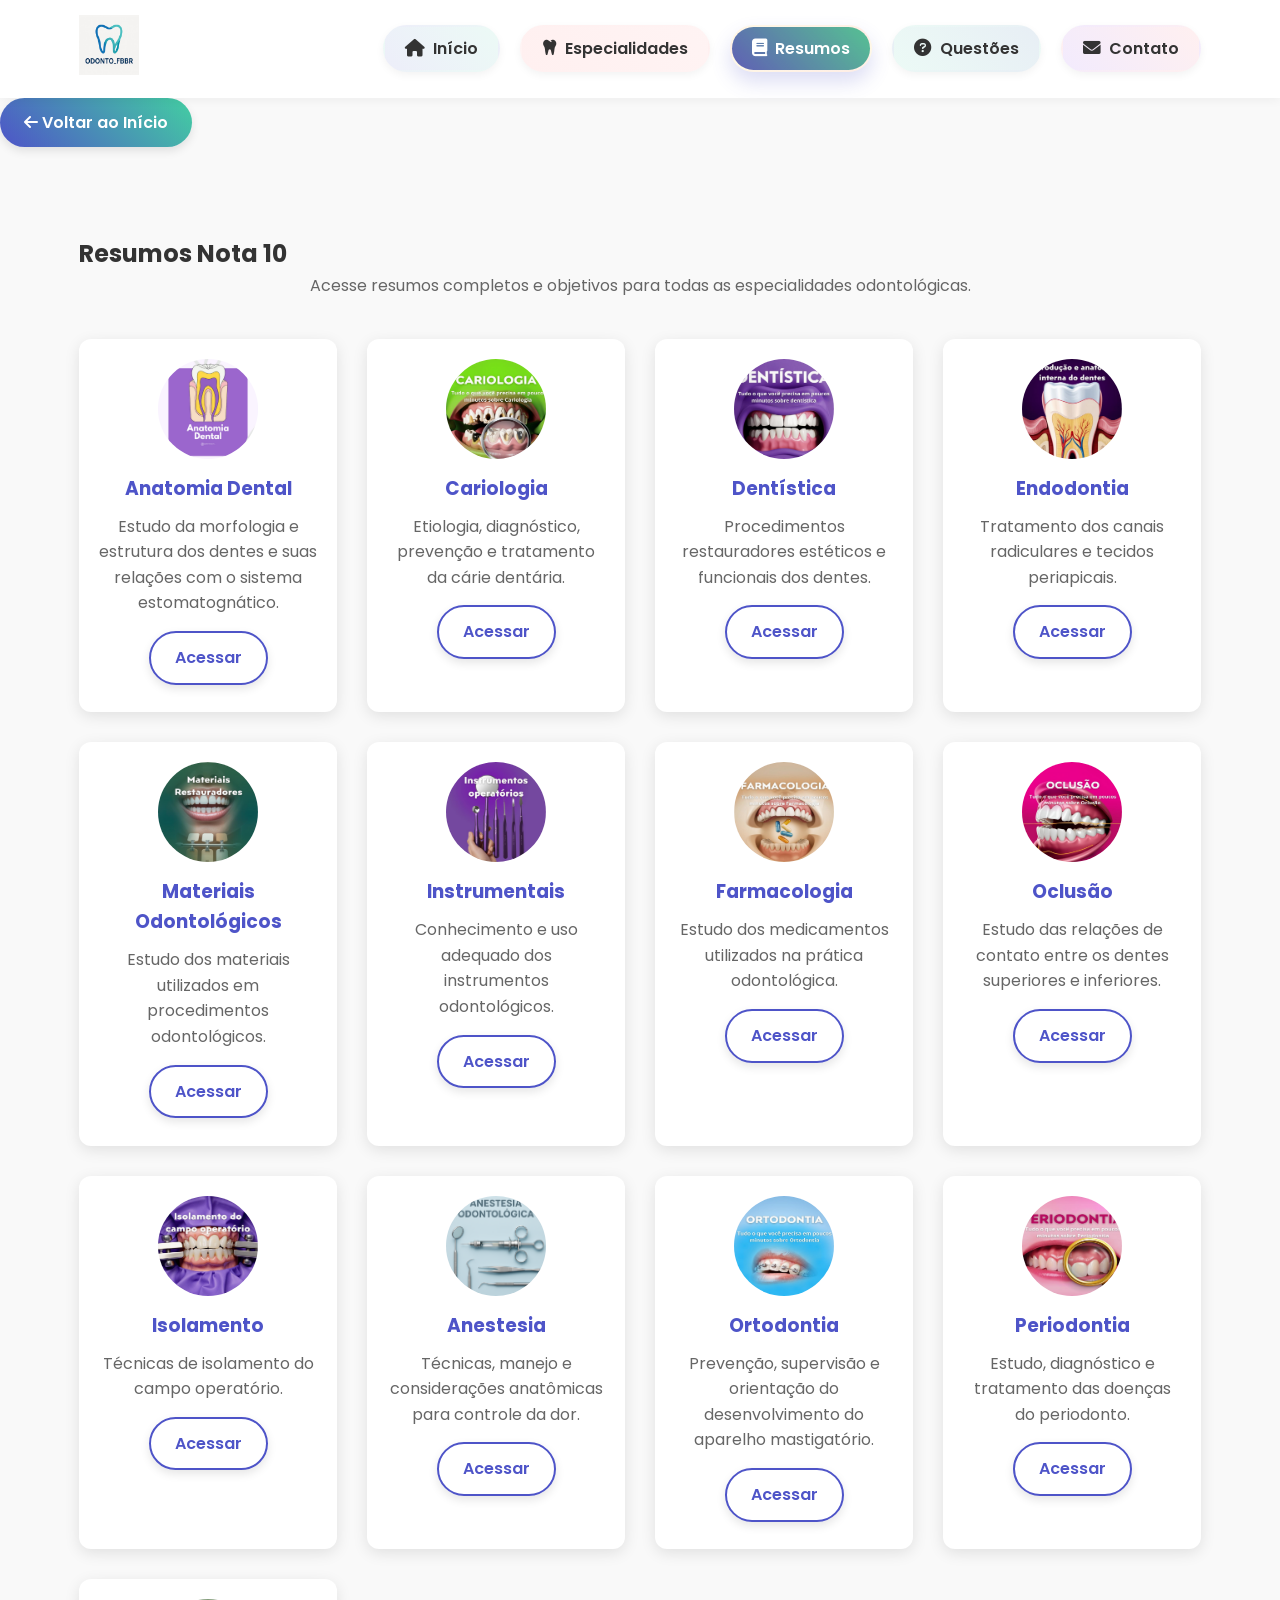
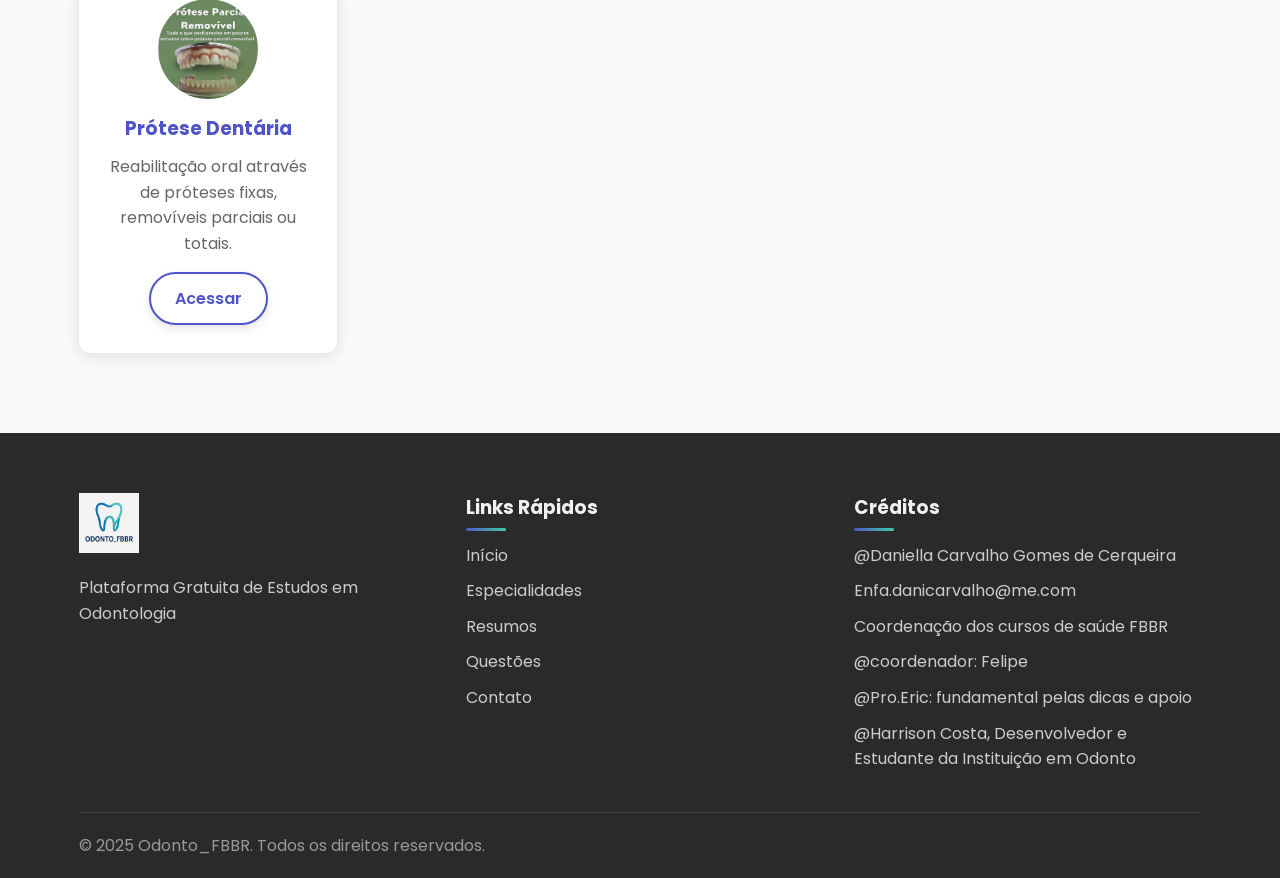
<file: resumos.html>
<!DOCTYPE html>
<html lang="pt-BR">
<head>
    <meta charset="UTF-8">
    <meta name="viewport" content="width=device-width, initial-scale=1.0">
    <title>Resumos | Odonto_FBBR</title>
    <link rel="stylesheet" href="css/styles.css">
    <link rel="stylesheet" href="https://cdnjs.cloudflare.com/ajax/libs/font-awesome/6.0.0-beta3/css/all.min.css">
    <link href="https://fonts.googleapis.com/css2?family=Poppins:wght@300;400;500;600;700&display=swap" rel="stylesheet">
</head>
<body>
    <header>
        <div class="container">
            <div class="logo">
                <a href="index.html">
                    <img src="images/logo_odonto_fbbr.jpg" alt="Odonto_FBBR Logo">
                </a>
            </div>
            <nav>
                <ul class="menu">
                    <li><a href="index.html"><i class="fas fa-home"></i>Início</a></li>
                    <li><a href="especialidades.html"><i class="fas fa-tooth"></i>Especialidades</a></li>
                    <li><a href="resumos.html" class="active"><i class="fas fa-book"></i>Resumos</a></li>
                    <li><a href="questoes.html"><i class="fas fa-question-circle"></i>Questões</a></li>
                    <li><a href="contato.html"><i class="fas fa-envelope"></i>Contato</a></li>
                </ul>
                <div class="mobile-menu-icon">
                    <i class="fas fa-bars"></i>
                </div>
            </nav>
        </div>
    </header>

    <main>
        <a href="index.html" class="btn btn-primary return-button">
            <i class="fas fa-arrow-left"></i> Voltar ao Início
        </a>
        
        <section class="resumos-page">
            <div class="container">
                <h1>Resumos Nota 10</h1>
                <p class="section-description">Acesse resumos completos e objetivos para todas as especialidades odontológicas.</p>
                
                <div class="resumos-grid">
                    <!-- Anatomia Dental -->
                    <div class="resumo-card">
                        <div class="resumo-icon">
                            <img src="images/covers/ANATOMIADENTAL-Introdução-1.png" alt="Anatomia Dental">
                        </div>
                        <div class="resumo-content">
                            <h3>Anatomia Dental</h3>
                            <p>Estudo da morfologia e estrutura dos dentes e suas relações com o sistema estomatognático.</p>
                            <a href="visualizador.html?pdf=ANATOMIADENTAL-ResumoCompleto.pdf&title=Anatomia Dental - Resumo Completo" class="btn btn-outline">Acessar</a>
                        </div>
                    </div>
                    
                    <!-- Cariologia -->
                    <div class="resumo-card">
                        <div class="resumo-icon">
                            <img src="images/covers/cariologia-01.png" alt="Cariologia">
                        </div>
                        <div class="resumo-content">
                            <h3>Cariologia</h3>
                            <p>Etiologia, diagnóstico, prevenção e tratamento da cárie dentária.</p>
                            <a href="visualizador.html?pdf=cariologia.pdf&title=Cariologia" class="btn btn-outline">Acessar</a>
                        </div>
                    </div>
                    
                    <!-- Dentística -->
                    <div class="resumo-card">
                        <div class="resumo-icon">
                            <img src="images/covers/Dentisticacompleto-01.png" alt="Dentística">
                        </div>
                        <div class="resumo-content">
                            <h3>Dentística</h3>
                            <p>Procedimentos restauradores estéticos e funcionais dos dentes.</p>
                            <a href="visualizador.html?pdf=Dentisticacompleto.pdf&title=Dentística Completo" class="btn btn-outline">Acessar</a>
                        </div>
                    </div>
                    
                    <!-- Endodontia -->
                    <div class="resumo-card">
                        <div class="resumo-icon">
                            <img src="images/covers/Endodontia-Introduçãoeanatomiainternadosdentes-1.png" alt="Endodontia">
                        </div>
                        <div class="resumo-content">
                            <h3>Endodontia</h3>
                            <p>Tratamento dos canais radiculares e tecidos periapicais.</p>
                            <a href="visualizador.html?pdf=Endodontia-Introduçãoeanatomiainternadosdentes.pdf&title=Endodontia - Introdução e Anatomia Interna dos Dentes" class="btn btn-outline">Acessar</a>
                        </div>
                    </div>
                    
                    <!-- Materiais Odontológicos -->
                    <div class="resumo-card">
                        <div class="resumo-icon">
                            <img src="images/covers/MATERIAISODONTOLOGICOS-MATERIAISRESTAURADORES-1.png" alt="Materiais Odontológicos">
                        </div>
                        <div class="resumo-content">
                            <h3>Materiais Odontológicos</h3>
                            <p>Estudo dos materiais utilizados em procedimentos odontológicos.</p>
                            <a href="visualizador.html?pdf=MATERIAISODONTOLOGICOS-MATERIAISRESTAURADORES.pdf&title=Materiais Odontológicos - Materiais Restauradores" class="btn btn-outline">Acessar</a>
                        </div>
                    </div>
                    
                    <!-- Instrumentais -->
                    <div class="resumo-card">
                        <div class="resumo-icon">
                            <img src="images/covers/instrumentais-1.png" alt="Instrumentais">
                        </div>
                        <div class="resumo-content">
                            <h3>Instrumentais</h3>
                            <p>Conhecimento e uso adequado dos instrumentos odontológicos.</p>
                            <a href="visualizador.html?pdf=instrumentais.pdf&title=Instrumentais" class="btn btn-outline">Acessar</a>
                        </div>
                    </div>
                    
                    <!-- Farmacologia -->
                    <div class="resumo-card">
                        <div class="resumo-icon">
                            <img src="images/covers/farmaco-01.png" alt="Farmacologia">
                        </div>
                        <div class="resumo-content">
                            <h3>Farmacologia</h3>
                            <p>Estudo dos medicamentos utilizados na prática odontológica.</p>
                            <a href="visualizador.html?pdf=farmaco.pdf&title=Farmacologia" class="btn btn-outline">Acessar</a>
                        </div>
                    </div>
                    
                    <!-- Oclusão -->
                    <div class="resumo-card">
                        <div class="resumo-icon">
                            <img src="images/covers/oclusao-1.png" alt="Oclusão">
                        </div>
                        <div class="resumo-content">
                            <h3>Oclusão</h3>
                            <p>Estudo das relações de contato entre os dentes superiores e inferiores.</p>
                            <a href="visualizador.html?pdf=oclusao.pdf&title=Oclusão" class="btn btn-outline">Acessar</a>
                        </div>
                    </div>
                    
                    <!-- Isolamento -->
                    <div class="resumo-card">
                        <div class="resumo-icon">
                            <img src="images/covers/isolamentos-1.png" alt="Isolamento">
                        </div>
                        <div class="resumo-content">
                            <h3>Isolamento</h3>
                            <p>Técnicas de isolamento do campo operatório.</p>
                            <a href="visualizador.html?pdf=isolamentos.pdf&title=Isolamentos" class="btn btn-outline">Acessar</a>
                        </div>
                    </div>
                    
                    <!-- Anestesia -->
                    <div class="resumo-card">
                        <div class="resumo-icon">
                            <img src="images/covers/anestesia-01.png" alt="Anestesia">
                        </div>
                        <div class="resumo-content">
                            <h3>Anestesia</h3>
                            <p>Técnicas, manejo e considerações anatômicas para controle da dor.</p>
                            <a href="visualizador.html?pdf=anestesia1.pdf&title=Anestesia - Fundamentos" class="btn btn-outline">Acessar</a>
                        </div>
                    </div>
                    
                    <!-- Ortodontia -->
                    <div class="resumo-card">
                        <div class="resumo-icon">
                            <img src="images/covers/ORTODONTIA-01.png" alt="Ortodontia">
                        </div>
                        <div class="resumo-content">
                            <h3>Ortodontia</h3>
                            <p>Prevenção, supervisão e orientação do desenvolvimento do aparelho mastigatório.</p>
                            <a href="visualizador.html?pdf=ORTODONTIA.pdf&title=Ortodontia" class="btn btn-outline">Acessar</a>
                        </div>
                    </div>
                    
                    <!-- Periodontia -->
                    <div class="resumo-card">
                        <div class="resumo-icon">
                            <img src="images/covers/Periodontia-CompletoNovaClassificação-01.png" alt="Periodontia">
                        </div>
                        <div class="resumo-content">
                            <h3>Periodontia</h3>
                            <p>Estudo, diagnóstico e tratamento das doenças do periodonto.</p>
                            <a href="visualizador.html?pdf=Periodontia-CompletoNovaClassificação.pdf&title=Periodontia - Completo Nova Classificação" class="btn btn-outline">Acessar</a>
                        </div>
                    </div>
                    
                    <!-- Prótese Dentária -->
                    <div class="resumo-card">
                        <div class="resumo-icon">
                            <img src="images/covers/PÓTESEPARCIALREMOVIVEL-01.png" alt="Prótese Dentária">
                        </div>
                        <div class="resumo-content">
                            <h3>Prótese Dentária</h3>
                            <p>Reabilitação oral através de próteses fixas, removíveis parciais ou totais.</p>
                            <a href="visualizador.html?pdf=PÓTESEPARCIALREMOVIVEL.pdf&title=Prótese Parcial Removível" class="btn btn-outline">Acessar</a>
                        </div>
                    </div>
                </div>
            </div>
        </section>
    </main>

    <footer>
        <div class="container">
            <div class="footer-content">
                <div class="footer-logo">
                    <img src="images/logo_odonto_fbbr.jpg" alt="Odonto_FBBR Logo">
                    <p>Plataforma Gratuita de Estudos em Odontologia</p>
                </div>
                
                <div class="footer-links">
                    <h3>Links Rápidos</h3>
                    <ul>
                        <li><a href="index.html">Início</a></li>
                        <li><a href="especialidades.html">Especialidades</a></li>
                        <li><a href="resumos.html">Resumos</a></li>
                        <li><a href="questoes.html">Questões</a></li>
                        <li><a href="contato.html">Contato</a></li>
                    </ul>
                </div>
                
                <div class="footer-credits">
                    <h3>Créditos</h3>
                    <ul>
                        <li>@Daniella Carvalho Gomes de Cerqueira</li>
                        <li>Enfa.danicarvalho@me.com</li>
                        <li>Coordenação dos cursos de saúde FBBR</li>
                        <li>@coordenador: Felipe</li>
                        <li>@Pro.Eric: fundamental pelas dicas e apoio</li>
                        <li>@Harrison Costa, Desenvolvedor e Estudante da Instituição em Odonto</li>
                    </ul>
                </div>
            </div>
            
            <div class="footer-bottom">
                <p>&copy; 2025 Odonto_FBBR. Todos os direitos reservados.</p>
                <a href="#" class="back-to-top">
                    <i class="fas fa-arrow-up"></i> Voltar ao topo
                </a>
            </div>
        </div>
    </footer>

    <script src="js/script.js"></script>
</body>
</html>
</file>
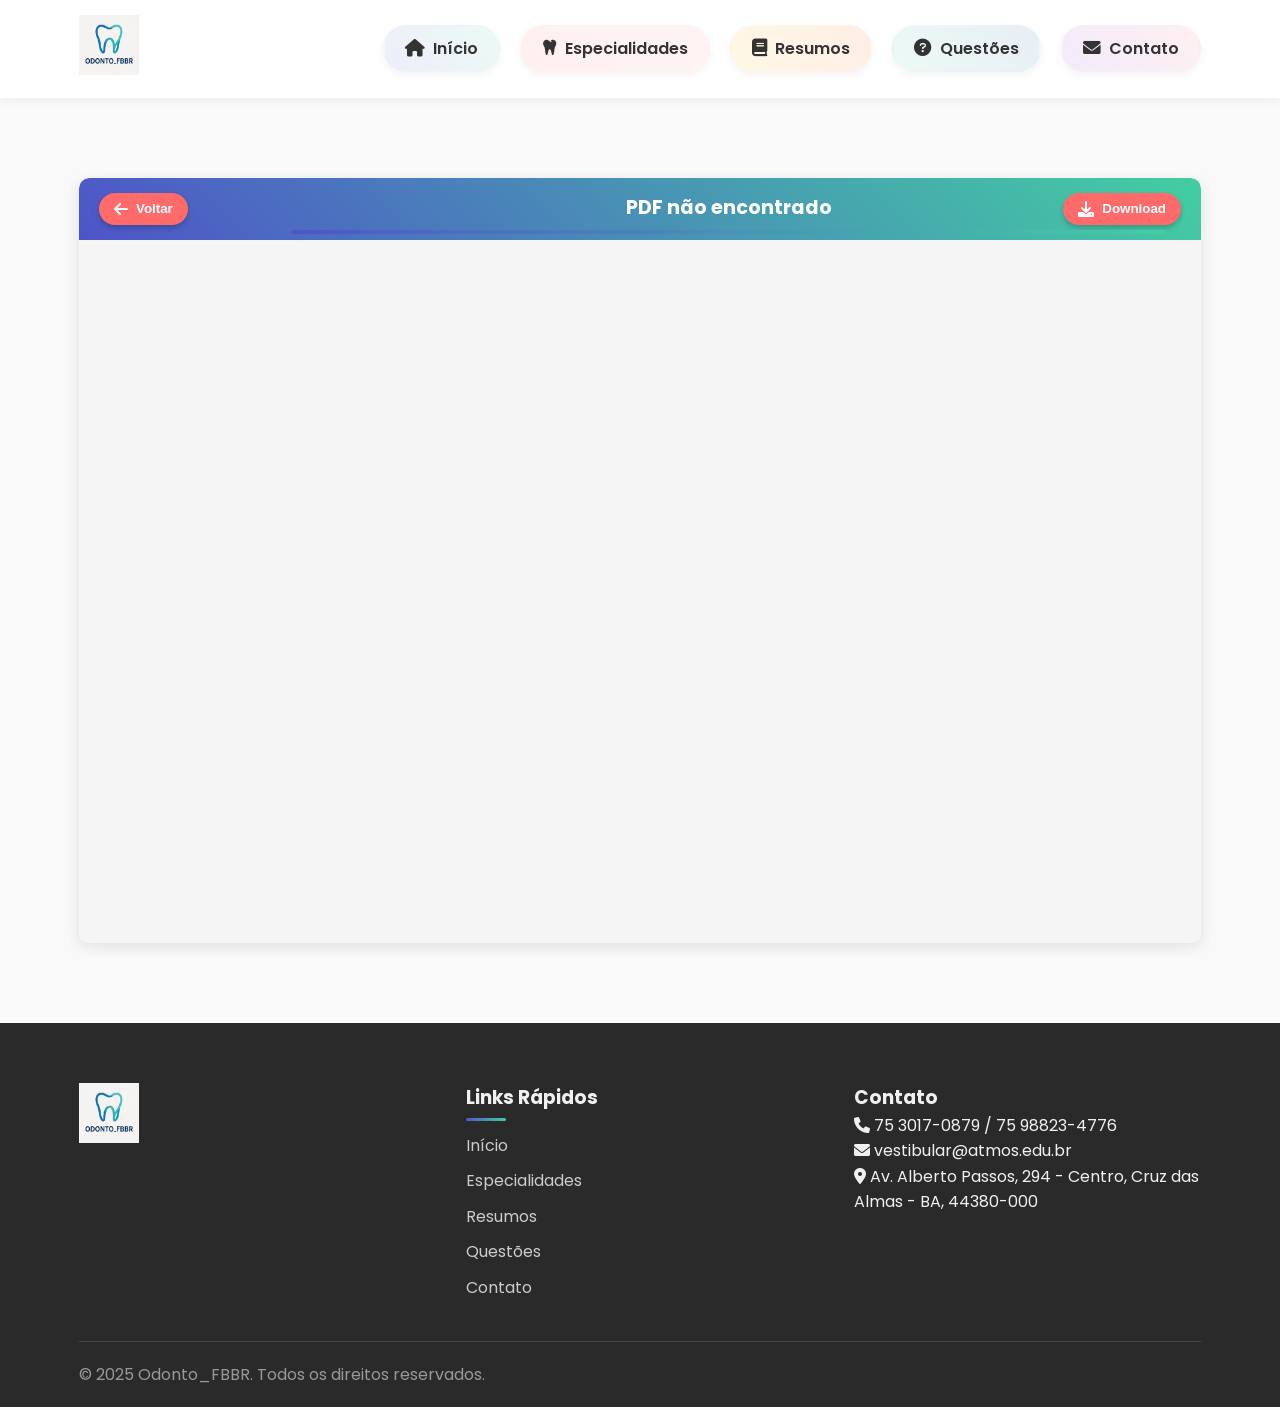
<file: visualizador.html>
<!DOCTYPE html>
<html lang="pt-br">
<head>
    <meta charset="UTF-8">
    <meta name="viewport" content="width=device-width, initial-scale=1.0">
    <title>Visualizador de PDF - Odonto_FBBR</title>
    <link rel="stylesheet" href="css/styles.css">
    <link rel="stylesheet" href="https://cdnjs.cloudflare.com/ajax/libs/font-awesome/6.0.0-beta3/css/all.min.css">
    <link href="https://fonts.googleapis.com/css2?family=Poppins:wght@300;400;500;600;700&display=swap" rel="stylesheet">
    <style>
        .pdf-container {
            position: relative;
            width: 100%;
            height: 85vh;
            margin: 0 auto;
            background-color: #f5f5f5;
            border-radius: 10px;
            overflow: hidden;
            box-shadow: 0 4px 15px rgba(0, 0, 0, 0.1);
        }
        
        .pdf-viewer {
            width: 100%;
            height: 100%;
            border: none;
        }
        
        .pdf-controls {
            display: flex;
            justify-content: space-between;
            align-items: center;
            padding: 15px 20px;
            background: linear-gradient(45deg, var(--primary-color), var(--secondary-color));
            color: white;
            border-radius: 10px 10px 0 0;
        }
        
        .pdf-title {
            font-size: 1.2rem;
            font-weight: bold;
            margin: 0;
            flex-grow: 1;
            text-align: center;
        }
        
        .pdf-buttons {
            display: flex;
            gap: 15px;
        }
        
        .pdf-button {
            background-color: var(--accent-color);
            color: white;
            border: none;
            border-radius: 50px;
            padding: 8px 15px;
            cursor: pointer;
            font-weight: bold;
            display: flex;
            align-items: center;
            gap: 8px;
            transition: all 0.3s ease;
            box-shadow: 0 3px 5px rgba(0, 0, 0, 0.2);
        }
        
        .pdf-button:hover {
            transform: translateY(-3px);
            box-shadow: 0 5px 8px rgba(0, 0, 0, 0.3);
            background-color: var(--secondary-color);
        }
        
        .pdf-button i {
            font-size: 1rem;
        }
        
        @media (max-width: 768px) {
            .pdf-container {
                height: 80vh;
            }
            
            .pdf-controls {
                flex-direction: column;
                gap: 10px;
                padding: 10px;
            }
            
            .pdf-title {
                font-size: 1rem;
                margin-bottom: 10px;
            }
            
            .pdf-buttons {
                width: 100%;
                justify-content: center;
            }
            
            .pdf-button {
                padding: 6px 12px;
                font-size: 0.9rem;
            }
        }
    </style>
</head>
<body>
    <header>
        <div class="container">
            <div class="logo">
                <a href="index.html">
                    <img src="images/logo_odonto_fbbr.jpg" alt="Odonto_FBBR Logo">
                </a>
            </div>
            <nav>
                <ul class="menu">
                    <li><a href="index.html"><i class="fas fa-home"></i>Início</a></li>
                    <li><a href="especialidades.html"><i class="fas fa-tooth"></i>Especialidades</a></li>
                    <li><a href="resumos.html"><i class="fas fa-book"></i>Resumos</a></li>
                    <li><a href="questoes.html"><i class="fas fa-question-circle"></i>Questões</a></li>
                    <li><a href="contato.html"><i class="fas fa-envelope"></i>Contato</a></li>
                </ul>
                <div class="mobile-menu-icon">
                    <i class="fas fa-bars"></i>
                </div>
            </nav>
        </div>
    </header>

    <main>
        <section class="pdf-viewer-section">
            <div class="container">
                <div class="pdf-container">
                    <div class="pdf-controls">
                        <button class="pdf-button" id="btn-voltar">
                            <i class="fas fa-arrow-left"></i>
                            <span>Voltar</span>
                        </button>
                        <h2 class="pdf-title" id="pdf-title">Visualizando PDF</h2>
                        <div class="pdf-buttons">
                            <button class="pdf-button" id="btn-download">
                                <i class="fas fa-download"></i>
                                <span>Download</span>
                            </button>
                        </div>
                    </div>
                    <iframe id="pdf-viewer" class="pdf-viewer" src="" frameborder="0"></iframe>
                </div>
            </div>
        </section>
    </main>

    <footer>
        <div class="container">
            <div class="footer-content">
                <div class="footer-logo">
                    <img src="images/logo_odonto_fbbr.jpg" alt="Logo Odonto_FBBR">
                </div>
                <div class="footer-links">
                    <h3>Links Rápidos</h3>
                    <ul>
                        <li><a href="index.html">Início</a></li>
                        <li><a href="especialidades.html">Especialidades</a></li>
                        <li><a href="resumos.html">Resumos</a></li>
                        <li><a href="questoes.html">Questões</a></li>
                        <li><a href="contato.html">Contato</a></li>
                    </ul>
                </div>
                <div class="footer-contact">
                    <h3>Contato</h3>
                    <p><i class="fas fa-phone"></i> 75 3017-0879 / 75 98823-4776</p>
                    <p><i class="fas fa-envelope"></i> vestibular@atmos.edu.br</p>
                    <p><i class="fas fa-map-marker-alt"></i> Av. Alberto Passos, 294 - Centro, Cruz das Almas - BA, 44380-000</p>
                </div>
            </div>
            <div class="footer-bottom">
                <p>&copy; 2025 Odonto_FBBR. Todos os direitos reservados.</p>
            </div>
        </div>
    </footer>

    <script src="js/script.js"></script>
    <script>
        document.addEventListener('DOMContentLoaded', function() {
            // Obter parâmetros da URL
            const urlParams = new URLSearchParams(window.location.search);
            const pdfFile = urlParams.get('pdf');
            const pdfTitle = urlParams.get('title') || 'Visualizando PDF';
            
            // Definir título e fonte do PDF
            document.getElementById('pdf-title').textContent = pdfTitle;
            
            // Verificar se o PDF foi especificado
            if (pdfFile) {
                const pdfPath = `pdfs/${pdfFile}`;
                document.getElementById('pdf-viewer').src = pdfPath;
                
                // Configurar botão de download
                document.getElementById('btn-download').addEventListener('click', function() {
                    const link = document.createElement('a');
                    link.href = pdfPath;
                    link.download = pdfFile;
                    link.click();
                });
            } else {
                document.getElementById('pdf-viewer').src = 'about:blank';
                document.getElementById('pdf-title').textContent = 'PDF não encontrado';
            }
            
            // Configurar botão de voltar
            document.getElementById('btn-voltar').addEventListener('click', function() {
                // Verificar se há histórico de navegação
                if (document.referrer && document.referrer.includes(window.location.host)) {
                    window.history.back();
                } else {
                    // Se não houver histórico, voltar para a página inicial
                    window.location.href = 'index.html';
                }
            });
        });
    </script>
</body>
</html>
</file>
<file: css/styles.css>
/* Estilos Globais */
:root {
    --primary-color: #4e54c8;
    --secondary-color: #43cea2;
    --accent-color: #ff6b6b;
    --accent-color-2: #ffbe0b;
    --accent-color-3: #fb5607;
    --text-color: #333;
    --light-text: #fff;
    --background-color: #f9f9f9;
    --card-bg: #fff;
    --shadow: 0 4px 15px rgba(0, 0, 0, 0.1);
    --border-radius: 12px;
    --transition: all 0.3s ease;
}

* {
    margin: 0;
    padding: 0;
    box-sizing: border-box;
}

body {
    font-family: 'Poppins', sans-serif;
    color: var(--text-color);
    background-color: var(--background-color);
    line-height: 1.6;
}

.container {
    width: 90%;
    max-width: 1200px;
    margin: 0 auto;
    padding: 0 15px;
}

a {
    text-decoration: none;
    color: inherit;
}

ul {
    list-style: none;
}

img {
    max-width: 100%;
    height: auto;
}

/* Botões Alegres */
.btn {
    display: inline-block;
    padding: 12px 24px;
    border-radius: 50px;
    font-weight: 600;
    text-align: center;
    cursor: pointer;
    transition: var(--transition);
    box-shadow: 0 4px 10px rgba(0, 0, 0, 0.1);
    position: relative;
    overflow: hidden;
    z-index: 1;
}

.btn::before {
    content: '';
    position: absolute;
    top: 0;
    left: -100%;
    width: 100%;
    height: 100%;
    background: linear-gradient(90deg, transparent, rgba(255, 255, 255, 0.2), transparent);
    transition: var(--transition);
    z-index: -1;
}

.btn:hover::before {
    left: 100%;
}

.btn-primary {
    background: linear-gradient(45deg, var(--primary-color), var(--secondary-color));
    color: var(--light-text);
    border: none;
}

.btn-primary:hover {
    transform: translateY(-3px);
    box-shadow: 0 6px 15px rgba(78, 84, 200, 0.3);
}

.btn-secondary {
    background: linear-gradient(45deg, #ff6b6b, #ff8e8e);
    color: var(--light-text);
    border: none;
}

.btn-secondary:hover {
    transform: translateY(-3px);
    box-shadow: 0 6px 15px rgba(255, 107, 107, 0.3);
}

.btn-outline {
    background: transparent;
    color: var(--primary-color);
    border: 2px solid var(--primary-color);
}

.btn-outline:hover {
    background: var(--primary-color);
    color: var(--light-text);
    transform: translateY(-3px);
}

/* Botão de Retorno */
.back-to-top {
    position: fixed;
    bottom: 30px;
    right: 30px;
    width: 50px;
    height: 50px;
    background: linear-gradient(45deg, var(--primary-color), var(--secondary-color));
    color: var(--light-text);
    border-radius: 50%;
    display: flex;
    align-items: center;
    justify-content: center;
    cursor: pointer;
    box-shadow: var(--shadow);
    opacity: 0;
    visibility: hidden;
    transition: var(--transition);
    z-index: 999;
}

.back-to-top.active {
    opacity: 1;
    visibility: visible;
}

.back-to-top:hover {
    transform: translateY(-5px);
    box-shadow: 0 6px 20px rgba(78, 84, 200, 0.4);
}

/* Header */
header {
    background-color: var(--card-bg);
    box-shadow: 0 2px 10px rgba(0, 0, 0, 0.05);
    position: sticky;
    top: 0;
    z-index: 100;
}

header .container {
    display: flex;
    justify-content: space-between;
    align-items: center;
    padding: 15px;
}

.logo img {
    height: 60px;
}

/* Menu de Navegação Animado */
.menu {
    display: flex;
    gap: 20px;
}

/* Novos estilos para botões de navegação mais animados */
.menu a {
    font-weight: 600;
    padding: 10px 20px;
    border-radius: 50px;
    transition: all 0.4s cubic-bezier(0.175, 0.885, 0.32, 1.275);
    position: relative;
    z-index: 1;
    overflow: hidden;
    color: var(--text-color);
    background-color: rgba(255, 255, 255, 0.8);
    box-shadow: 0 3px 8px rgba(0, 0, 0, 0.05);
    border: 2px solid transparent;
}

.menu a:before {
    content: '';
    position: absolute;
    top: 0;
    left: 0;
    width: 100%;
    height: 100%;
    background: linear-gradient(45deg, var(--primary-color), var(--secondary-color));
    z-index: -1;
    transform: scaleX(0);
    transform-origin: right;
    transition: transform 0.4s cubic-bezier(0.175, 0.885, 0.32, 1.275);
    border-radius: 50px;
}

.menu a:hover:before,
.menu a.active:before {
    transform: scaleX(1);
    transform-origin: left;
}

.menu a:hover,
.menu a.active {
    color: var(--light-text);
    transform: translateY(-5px) scale(1.05);
    box-shadow: 0 10px 20px rgba(78, 84, 200, 0.2);
    border-color: transparent;
}

/* Estilos específicos para cada botão do menu */
.menu li:nth-child(1) a {
    background: linear-gradient(45deg, rgba(78, 84, 200, 0.1), rgba(67, 206, 162, 0.1));
}

.menu li:nth-child(2) a {
    background: linear-gradient(45deg, rgba(255, 107, 107, 0.1), rgba(255, 142, 142, 0.1));
}

.menu li:nth-child(3) a {
    background: linear-gradient(45deg, rgba(255, 190, 11, 0.1), rgba(251, 86, 7, 0.1));
}

.menu li:nth-child(4) a {
    background: linear-gradient(45deg, rgba(67, 206, 162, 0.1), rgba(24, 90, 157, 0.1));
}

.menu li:nth-child(5) a {
    background: linear-gradient(45deg, rgba(131, 56, 236, 0.1), rgba(255, 107, 107, 0.1));
}

/* Animação de pulso para o botão ativo */
@keyframes pulse-border {
    0% {
        box-shadow: 0 0 0 0 rgba(78, 84, 200, 0.4);
    }
    70% {
        box-shadow: 0 0 0 10px rgba(78, 84, 200, 0);
    }
    100% {
        box-shadow: 0 0 0 0 rgba(78, 84, 200, 0);
    }
}

.menu a.active {
    animation: pulse-border 2s infinite;
}

/* Ícones para os botões do menu */
.menu a i {
    margin-right: 8px;
    font-size: 1.1em;
    transition: transform 0.3s ease;
}

.menu a:hover i {
    transform: rotate(10deg) scale(1.2);
}

.mobile-menu-icon {
    display: none;
    font-size: 24px;
    cursor: pointer;
}

/* Hero Section */
.hero {
    padding: 80px 0;
    background: linear-gradient(135deg, #f5f7fa 0%, #e4e8f0 100%);
    position: relative;
    overflow: hidden;
}

.hero::before {
    content: '';
    position: absolute;
    top: 0;
    left: 0;
    width: 100%;
    height: 100%;
    background-image: url('data:image/svg+xml;utf8,<svg xmlns="http://www.w3.org/2000/svg" viewBox="0 0 1440 320"><path fill="%234e54c8" fill-opacity="0.05" d="M0,224L48,213.3C96,203,192,181,288,181.3C384,181,480,203,576,224C672,245,768,267,864,261.3C960,256,1056,224,1152,197.3C1248,171,1344,149,1392,138.7L1440,128L1440,320L1392,320C1344,320,1248,320,1152,320C1056,320,960,320,864,320C768,320,672,320,576,320C480,320,384,320,288,320C192,320,96,320,48,320L0,320Z"></path></svg>');
    background-size: cover;
    background-position: center;
    opacity: 0.8;
}

.hero .container {
    display: flex;
    align-items: center;
    justify-content: space-between;
    position: relative;
    z-index: 1;
}

.hero-content {
    flex: 1;
    max-width: 600px;
}

.hero-image {
    flex: 1;
    display: flex;
    justify-content: flex-end;
}

.hero-image img {
    max-width: 90%;
    animation: float 4s ease-in-out infinite;
}

@keyframes float {
    0% {
        transform: translateY(0px);
    }
    50% {
        transform: translateY(-15px);
    }
    100% {
        transform: translateY(0px);
    }
}

.hero h1 {
    font-size: 3rem;
    margin-bottom: 20px;
    line-height: 1.2;
}

.hero h1 span {
    background: linear-gradient(45deg, var(--primary-color), var(--secondary-color));
    -webkit-background-clip: text;
    -webkit-text-fill-color: transparent;
    background-clip: text;
    color: transparent;
}

.hero p {
    font-size: 1.1rem;
    margin-bottom: 30px;
    color: #666;
}

.hero-buttons {
    display: flex;
    gap: 15px;
}

/* Seções */
section {
    padding: 80px 0;
}

section h2 {
    text-align: center;
    font-size: 2.5rem;
    margin-bottom: 15px;
    position: relative;
    display: inline-block;
    left: 50%;
    transform: translateX(-50%);
}

section h2::after {
    content: '';
    position: absolute;
    bottom: -10px;
    left: 0;
    width: 100%;
    height: 4px;
    background: linear-gradient(45deg, var(--primary-color), var(--secondary-color));
    border-radius: 10px;
}

.section-description {
    text-align: center;
    max-width: 700px;
    margin: 0 auto 40px;
    color: #666;
}

.section-footer {
    text-align: center;
    margin-top: 40px;
}

/* Cards de Especialidades */
.cards-grid {
    display: grid;
    grid-template-columns: repeat(auto-fill, minmax(300px, 1fr));
    gap: 30px;
    margin-top: 40px;
}

.card {
    background-color: var(--card-bg);
    border-radius: var(--border-radius);
    overflow: hidden;
    box-shadow: var(--shadow);
    transition: var(--transition);
}

.card:hover {
    transform: translateY(-10px);
    box-shadow: 0 15px 30px rgba(0, 0, 0, 0.15);
}

.card-image {
    height: 200px;
    overflow: hidden;
}

.card-image img {
    width: 100%;
    height: 100%;
    object-fit: cover;
    transition: var(--transition);
}

.card:hover .card-image img {
    transform: scale(1.05);
}

.card-content {
    padding: 20px;
}

.card-content h3 {
    margin-bottom: 10px;
    color: var(--primary-color);
}

.card-content p {
    margin-bottom: 20px;
    color: #666;
}

.card-buttons {
    display: flex;
    gap: 10px;
}

/* Resumos */
.resumos {
    background-color: #f0f4f8;
}

.resumos-grid {
    display: grid;
    grid-template-columns: repeat(auto-fill, minmax(250px, 1fr));
    gap: 30px;
}

.resumo-card {
    background-color: var(--card-bg);
    border-radius: var(--border-radius);
    padding: 20px;
    box-shadow: var(--shadow);
    transition: var(--transition);
    display: flex;
    flex-direction: column;
    align-items: center;
    text-align: center;
}

.resumo-card:hover {
    transform: translateY(-10px);
    box-shadow: 0 15px 30px rgba(0, 0, 0, 0.15);
}

.resumo-icon {
    width: 100px;
    height: 100px;
    border-radius: 50%;
    overflow: hidden;
    margin-bottom: 15px;
}

.resumo-icon img {
    width: 100%;
    height: 100%;
    object-fit: cover;
}

.resumo-content h3 {
    margin-bottom: 10px;
    color: var(--primary-color);
}

.resumo-content p {
    margin-bottom: 15px;
    color: #666;
}

/* Assistente Virtual */
.assistente {
    background: linear-gradient(135deg, #4e54c8 0%, #8f94fb 100%);
    color: var(--light-text);
}

.assistente .container {
    display: flex;
    align-items: center;
    justify-content: space-between;
}

.assistente-content {
    flex: 1;
    max-width: 600px;
}

.assistente-image {
    flex: 1;
    display: flex;
    justify-content: flex-end;
}

.assistente-image img {
    max-width: 80%;
    animation: pulse 3s ease-in-out infinite;
}

@keyframes pulse {
    0% {
        transform: scale(1);
    }
    50% {
        transform: scale(1.05);
    }
    100% {
        transform: scale(1);
    }
}

.assistente h2 {
    text-align: left;
    transform: none;
    left: 0;
}

.assistente h2::after {
    background: var(--light-text);
}

.assistente p {
    margin-bottom: 30px;
}

.assistente .btn-primary {
    background: var(--light-text);
    color: var(--primary-color);
}

.assistente .btn-primary:hover {
    background: var(--light-text);
    box-shadow: 0 6px 15px rgba(255, 255, 255, 0.3);
}

/* Footer */
footer {
    background-color: #2a2a2a;
    color: #f0f0f0;
    padding: 60px 0 20px;
}

.footer-content {
    display: grid;
    grid-template-columns: repeat(auto-fit, minmax(250px, 1fr));
    gap: 40px;
    margin-bottom: 40px;
}

.footer-logo img {
    height: 60px;
    margin-bottom: 15px;
}

.footer-logo p {
    color: #ccc;
}

.footer-links h3,
.footer-credits h3 {
    margin-bottom: 20px;
    position: relative;
    display: inline-block;
}

.footer-links h3::after,
.footer-credits h3::after {
    content: '';
    position: absolute;
    bottom: -8px;
    left: 0;
    width: 40px;
    height: 3px;
    background: linear-gradient(45deg, var(--primary-color), var(--secondary-color));
    border-radius: 10px;
}

.footer-links ul,
.footer-credits ul {
    display: flex;
    flex-direction: column;
    gap: 10px;
}

.footer-links a {
    color: #ccc;
    transition: var(--transition);
}

.footer-links a:hover {
    color: var(--light-text);
    padding-left: 5px;
}

.footer-credits li {
    color: #ccc;
}

.footer-bottom {
    display: flex;
    justify-content: space-between;
    align-items: center;
    padding-top: 20px;
    border-top: 1px solid #444;
}

.footer-bottom p {
    color: #999;
}

/* Responsividade */
@media (max-width: 992px) {
    .hero h1 {
        font-size: 2.5rem;
    }
    
    .hero .container,
    .assistente .container {
        flex-direction: column;
        text-align: center;
    }
    
    .hero-content,
    .assistente-content {
        max-width: 100%;
        margin-bottom: 40px;
    }
    
    .hero-buttons,
    .assistente .btn-primary {
        justify-content: center;
    }
    
    .assistente h2 {
        text-align: center;
    }
    
    .assistente-image {
        justify-content: center;
    }
}

@media (max-width: 768px) {
    .menu {
        display: none;
        position: absolute;
        top: 80px;
        left: 0;
        width: 100%;
        background-color: var(--card-bg);
        flex-direction: column;
        padding: 20px;
        box-shadow: 0 10px 20px rgba(0, 0, 0, 0.1);
        z-index: 100;
    }
    
    .menu.active {
        display: flex;
    }
    
    .mobile-menu-icon {
        display: block;
    }
    
    .hero h1 {
        font-size: 2rem;
    }
    
    .footer-bottom {
        flex-direction: column;
        gap: 15px;
    }
}

@media (max-width: 576px) {
    .hero-buttons {
        flex-direction: column;
        gap: 15px;
    }
    
    .hero-buttons .btn {
        width: 100%;
    }
    
    section h2 {
        font-size: 2rem;
    }
    
    .card-buttons {
        flex-direction: column;
        gap: 10px;
    }
    
    .card-buttons .btn {
        width: 100%;
    }
}
</file>
